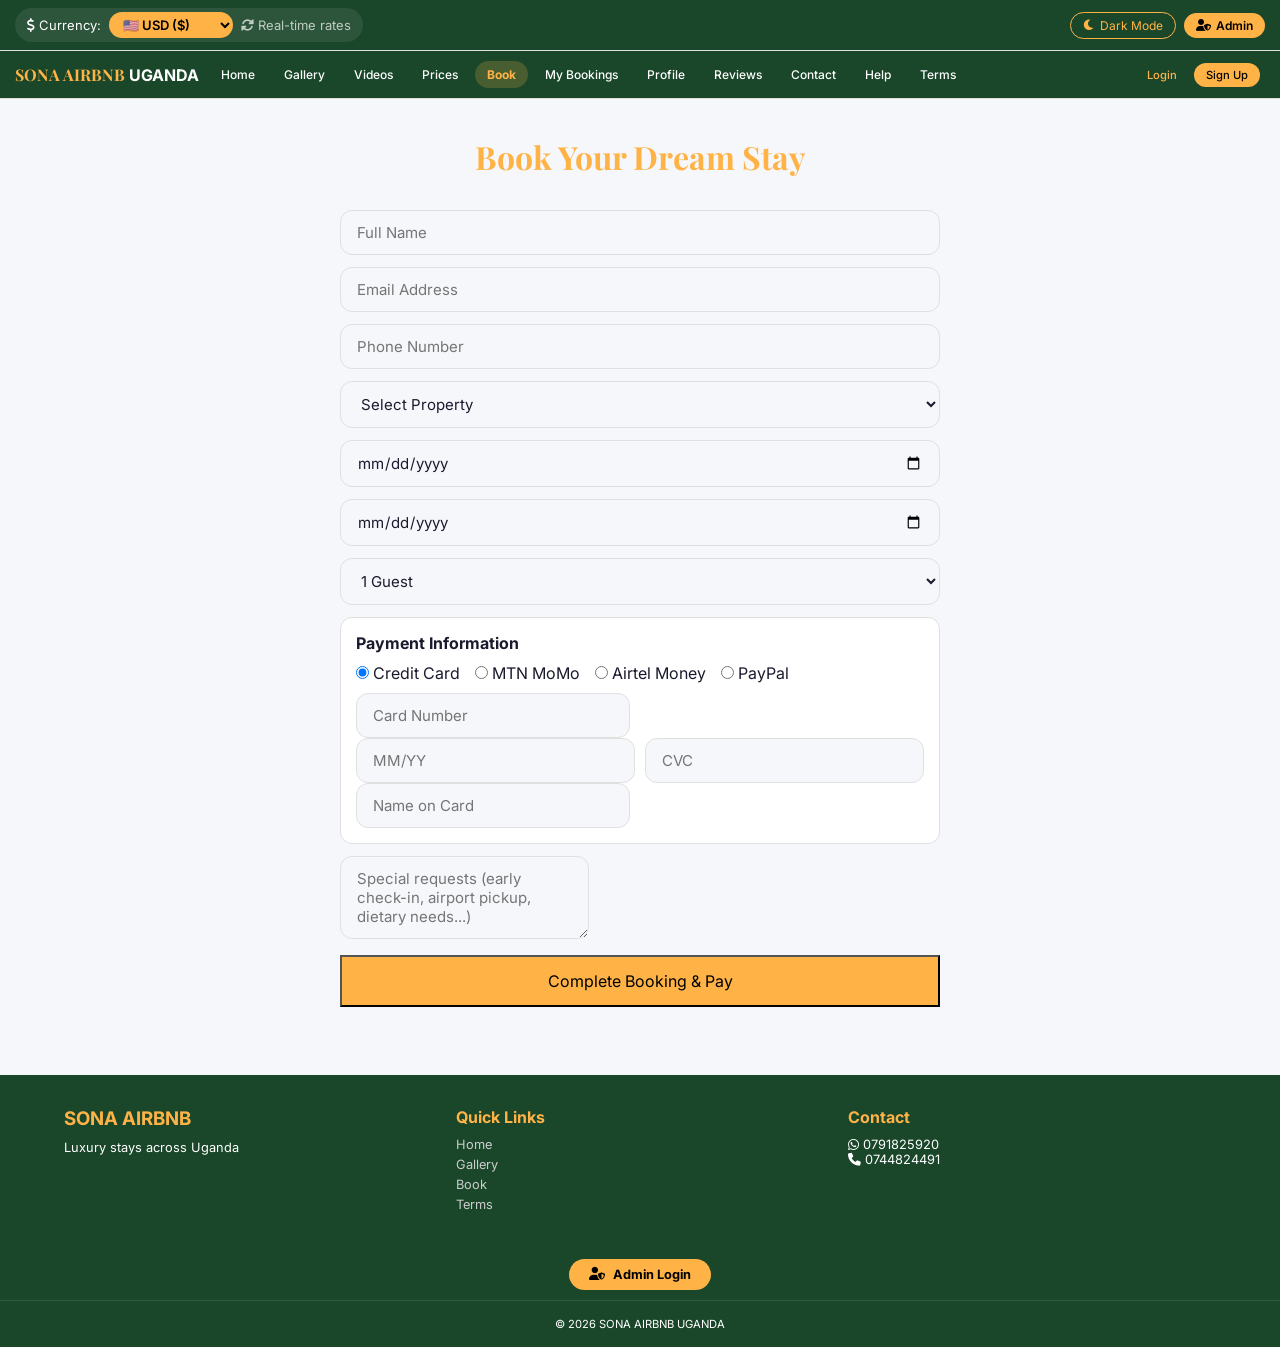
<file: bookings.html>
<!DOCTYPE html>
<html lang="en">
<head>
    <meta charset="UTF-8">
    <meta name="viewport" content="width=device-width, initial-scale=1.0">
    <title>SONA AIRBNB - Book Your Stay</title>
    <link rel="stylesheet" href="style.css">
    <link href="https://fonts.googleapis.com/css2?family=Inter:opsz,wght@14..32,300;14..32,400;14..32,600;14..32,700&family=Playfair+Display:wght@400;700;900&display=swap" rel="stylesheet">
    <link rel="stylesheet" href="https://cdnjs.cloudflare.com/ajax/libs/font-awesome/6.0.0-beta3/css/all.min.css">
</head>
<body class="light-customer-theme">
    <!-- Top Bar -->
    <div class="top-bar-full">
        <div class="currency-section">
            <span><i class="fas fa-dollar-sign"></i> Currency:</span>
            <select id="currencySelector">
                <option value="USD">🇺🇸 USD ($)</option>
                <option value="UGX">🇺🇬 UGX (Shs)</option>
                <option value="EUR">🇪🇺 EUR (€)</option>
                <option value="GBP">🇬🇧 GBP (£)</option>
            </select>
            <span class="rate-note"><i class="fas fa-sync-alt"></i> Real-time rates</span>
        </div>
        <div class="top-bar-actions">
            <button id="customerThemeToggle" class="theme-toggle-customer"><i class="fas fa-moon"></i> Dark Mode</button>
            <a href="admin.html" class="admin-link" target="_blank"><i class="fas fa-user-shield"></i> Admin</a>
        </div>
    </div>

    <!-- Navigation -->
    <nav class="navbar">
        <div class="nav-container">
            <div class="logo"><h1>SONA AIRBNB <span>UGANDA</span></h1></div>
            <ul class="nav-links" id="nav-links">
                <li><a href="index.html">Home</a></li>
                <li><a href="gallery.html">Gallery</a></li>
                <li><a href="videos.html">Videos</a></li>
                <li><a href="prices.html">Prices</a></li>
                <li><a href="bookings.html" class="active">Book</a></li>
                <li><a href="mybookings.html">My Bookings</a></li>
                <li><a href="profile.html">Profile</a></li>
                <li><a href="reviews.html">Reviews</a></li>
                <li><a href="contact.html">Contact</a></li>
                <li><a href="help&faqs.html">Help</a></li>
                <li><a href="terms&conditions.html">Terms</a></li>
            </ul>
            <div class="auth-buttons">
                <button id="loginBtn" class="btn-outline">Login</button>
                <button id="signupBtn" class="btn-primary">Sign Up</button>
                <span id="userGreeting" class="user-greeting"></span>
                <button id="logoutBtn" class="btn-logout" style="display:none;">Logout</button>
            </div>
            <div class="hamburger" id="hamburger"><i class="fas fa-bars"></i></div>
        </div>
    </nav>

    <main>
        <div class="page-container">
            <h2 class="page-title">Book Your Dream Stay</h2>
            <form id="bookingForm" class="booking-form">
                <input type="text" id="fullName" placeholder="Full Name" required>
                <input type="email" id="email" placeholder="Email Address" required>
                <input type="tel" id="phone" placeholder="Phone Number" required>
                <select id="city" required>
                    <option value="">Select Property</option>
                    <option value="Kampala Executive Suite">🏙️ Kampala - Executive Suite ($85/night)</option>
                    <option value="Jinja Riverside Cottage">🌊 Jinja - Riverside Cottage ($70/night)</option>
                    <option value="Entebbe Airport Penthouse">✈️ Entebbe - Airport Penthouse ($95/night)</option>
                    <option value="Mbarara Modern Studio">🏥 Mbarara - Modern Studio ($55/night)</option>
                    <option value="Gulu Peace Haven">🕊️ Gulu - Peace Haven ($45/night)</option>
                    <option value="Fort Portal Crater Lake Cottage">🏔️ Fort Portal - Crater Lake Cottage ($65/night)</option>
                    <option value="Mbale Mountain Escape">⛰️ Mbale - Mountain Escape ($60/night)</option>
                    <option value="Masaka Garden Villa">🌿 Masaka - Garden Villa ($50/night)</option>
                    <option value="Kasese Lake View Suite">🏞️ Kasese - Lake View Suite ($55/night)</option>
                    <option value="Soroti Serenity Lodge">🌅 Soroti - Serenity Lodge ($40/night)</option>
                    <option value="Lira Green Valley House">🌳 Lira - Green Valley House ($48/night)</option>
                </select>
                <input type="date" id="checkin" required>
                <input type="date" id="checkout" required>
                <select id="guests">
                    <option value="1">1 Guest</option>
                    <option value="2">2 Guests</option>
                    <option value="3">3 Guests</option>
                    <option value="4">4 Guests</option>
                    <option value="5">5 Guests</option>
                    <option value="6">6 Guests</option>
                </select>
                <div class="price-breakdown" id="priceBreakdown" style="display:none;">
                    <h4>Price Breakdown</h4>
                    <p>Nightly rate: <span id="nightlyRate">$0</span></p>
                    <p>Cleaning fee: <span id="cleaningFee">$15</span></p>
                    <p>Service fee (10%): <span id="serviceFee">$0</span></p>
                    <p>Tax (18% VAT): <span id="tax">$0</span></p>
                    <p><strong>Total: <span id="totalPrice">$0</span></strong></p>
                </div>
                <div class="payment-section">
                    <h4>Payment Information</h4>
                    <div class="payment-methods">
                        <label><input type="radio" name="payment" value="Credit Card" checked> Credit Card</label>
                        <label><input type="radio" name="payment" value="MTN Mobile Money"> MTN MoMo</label>
                        <label><input type="radio" name="payment" value="Airtel Money"> Airtel Money</label>
                        <label><input type="radio" name="payment" value="PayPal"> PayPal</label>
                    </div>
                    <div id="creditCardForm">
                        <input type="text" id="cardNumber" placeholder="Card Number" maxlength="19">
                        <div class="card-row">
                            <input type="text" id="cardExpiry" placeholder="MM/YY" maxlength="5">
                            <input type="text" id="cardCVC" placeholder="CVC" maxlength="4">
                        </div>
                        <input type="text" id="cardName" placeholder="Name on Card">
                    </div>
                </div>
                <div id="specialRequests">
                    <textarea placeholder="Special requests (early check-in, airport pickup, dietary needs...)" rows="3"></textarea>
                </div>
                <button type="submit" class="btn-primary" style="padding:14px; font-size:16px;">Complete Booking & Pay</button>
            </form>
        </div>
    </main>

    <footer class="footer">
        <div class="footer-container">
            <div class="footer-section"><h3>SONA AIRBNB</h3><p>Luxury stays across Uganda</p></div>
            <div class="footer-section"><h4>Quick Links</h4><ul><li><a href="index.html">Home</a></li><li><a href="gallery.html">Gallery</a></li><li><a href="bookings.html">Book</a></li><li><a href="terms&conditions.html">Terms</a></li></ul></div>
            <div class="footer-section"><h4>Contact</h4><p><i class="fab fa-whatsapp"></i> 0791825920</p><p><i class="fas fa-phone"></i> 0744824491</p></div>
        </div>
        <div class="footer-admin-link"><a href="admin.html" class="admin-link-footer" target="_blank"><i class="fas fa-user-shield"></i> Admin Login</a></div>
        <div class="footer-bottom"><p>&copy; 2026 SONA AIRBNB UGANDA</p></div>
    </footer>

    <script src="script.js"></script>
</body>
</html>
</file>
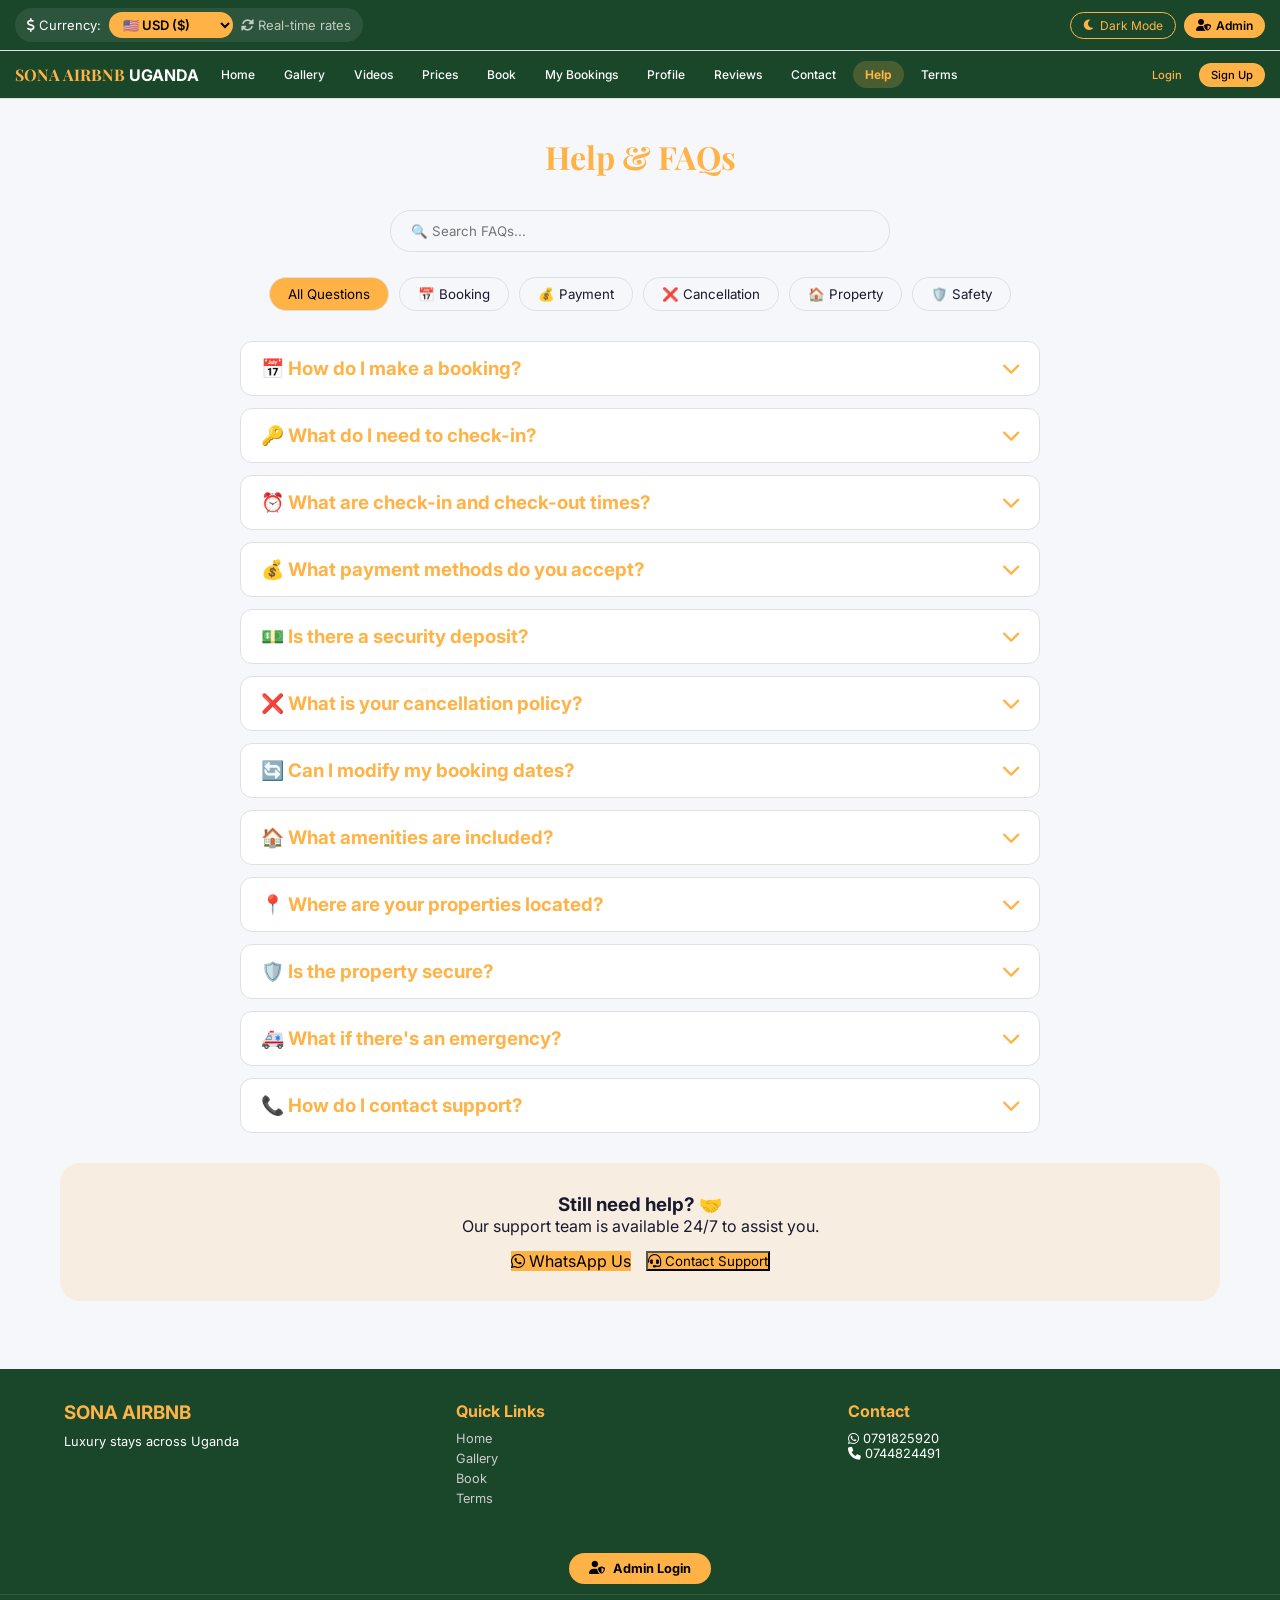
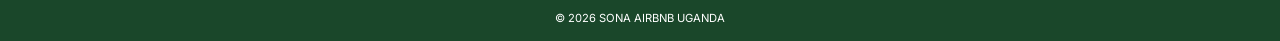
<file: help&faqs.html>
<!DOCTYPE html>
<html lang="en">
<head>
    <meta charset="UTF-8">
    <meta name="viewport" content="width=device-width, initial-scale=1.0">
    <title>SONA AIRBNB - Help & FAQs</title>
    <link rel="stylesheet" href="style.css">
    <link href="https://fonts.googleapis.com/css2?family=Inter:opsz,wght@14..32,300;14..32,400;14..32,600;14..32,700&family=Playfair+Display:wght@400;700;900&display=swap" rel="stylesheet">
    <link rel="stylesheet" href="https://cdnjs.cloudflare.com/ajax/libs/font-awesome/6.0.0-beta3/css/all.min.css">
</head>
<body class="light-customer-theme">
    <!-- Top Bar -->
    <div class="top-bar-full">
        <div class="currency-section">
            <span><i class="fas fa-dollar-sign"></i> Currency:</span>
            <select id="currencySelector">
                <option value="USD">🇺🇸 USD ($)</option>
                <option value="UGX">🇺🇬 UGX (Shs)</option>
                <option value="EUR">🇪🇺 EUR (€)</option>
                <option value="GBP">🇬🇧 GBP (£)</option>
            </select>
            <span class="rate-note"><i class="fas fa-sync-alt"></i> Real-time rates</span>
        </div>
        <div class="top-bar-actions">
            <button id="customerThemeToggle" class="theme-toggle-customer"><i class="fas fa-moon"></i> Dark Mode</button>
            <a href="admin.html" class="admin-link" target="_blank"><i class="fas fa-user-shield"></i> Admin</a>
        </div>
    </div>

    <!-- Navigation -->
    <nav class="navbar">
        <div class="nav-container">
            <div class="logo"><h1>SONA AIRBNB <span>UGANDA</span></h1></div>
            <ul class="nav-links" id="nav-links">
                <li><a href="index.html">Home</a></li>
                <li><a href="gallery.html">Gallery</a></li>
                <li><a href="videos.html">Videos</a></li>
                <li><a href="prices.html">Prices</a></li>
                <li><a href="bookings.html">Book</a></li>
                <li><a href="mybookings.html">My Bookings</a></li>
                <li><a href="profile.html">Profile</a></li>
                <li><a href="reviews.html">Reviews</a></li>
                <li><a href="contact.html">Contact</a></li>
                <li><a href="help&faqs.html" class="active">Help</a></li>
                <li><a href="terms&conditions.html">Terms</a></li>
            </ul>
            <div class="auth-buttons">
                <button id="loginBtn" class="btn-outline">Login</button>
                <button id="signupBtn" class="btn-primary">Sign Up</button>
            </div>
            <div class="hamburger" id="hamburger"><i class="fas fa-bars"></i></div>
        </div>
    </nav>

    <main>
        <div class="page-container">
            <h2 class="page-title">Help & FAQs</h2>

            <div class="faq-search">
                <input type="text" id="faqSearch" placeholder="🔍 Search FAQs...">
            </div>

            <div class="faq-categories">
                <button class="faq-cat-btn active" data-cat="all">All Questions</button>
                <button class="faq-cat-btn" data-cat="booking">📅 Booking</button>
                <button class="faq-cat-btn" data-cat="payment">💰 Payment</button>
                <button class="faq-cat-btn" data-cat="cancellation">❌ Cancellation</button>
                <button class="faq-cat-btn" data-cat="property">🏠 Property</button>
                <button class="faq-cat-btn" data-cat="safety">🛡️ Safety</button>
            </div>

            <div class="faq-container">
                <div class="faq-item" data-cat="booking">
                    <h3>📅 How do I make a booking? <i class="fas fa-chevron-down"></i></h3>
                    <div class="faq-answer">
                        <p><strong>Making a booking is easy! Follow these steps:</strong></p>
                        <ol>
                            <li>Login or Sign up for an account</li>
                            <li>Go to the "Book" page</li>
                            <li>Select your preferred property and city</li>
                            <li>Choose your check-in and check-out dates</li>
                            <li>Enter number of guests</li>
                            <li>Select payment method (Credit Card, MTN MoMo, or Airtel Money)</li>
                            <li>Click "Complete Booking & Pay"</li>
                            <li>You will receive a confirmation via WhatsApp and Email</li>
                        </ol>
                    </div>
                </div>

                <div class="faq-item" data-cat="booking">
                    <h3>🔑 What do I need to check-in? <i class="fas fa-chevron-down"></i></h3>
                    <div class="faq-answer">
                        <p><strong>For check-in, please bring:</strong></p>
                        <ul>
                            <li>🪪 Valid ID/Passport</li>
                            <li>📱 Booking confirmation (digital or printed)</li>
                            <li>💰 Security deposit ($50 USD)</li>
                            <li>📝 Any special request confirmations</li>
                        </ul>
                    </div>
                </div>

                <div class="faq-item" data-cat="booking">
                    <h3>⏰ What are check-in and check-out times? <i class="fas fa-chevron-down"></i></h3>
                    <div class="faq-answer">
                        <p><strong>Standard Times:</strong></p>
                        <ul>
                            <li><strong>Check-in:</strong> 2:00 PM (14:00)</li>
                            <li><strong>Check-out:</strong> 11:00 AM (11:00)</li>
                        </ul>
                        <p><strong>Early Check-in:</strong> Available from 10:00 AM for $20</p>
                        <p><strong>Late Check-out:</strong> Available until 2:00 PM for $20</p>
                    </div>
                </div>

                <div class="faq-item" data-cat="payment">
                    <h3>💰 What payment methods do you accept? <i class="fas fa-chevron-down"></i></h3>
                    <div class="faq-answer">
                        <p><strong>We accept:</strong></p>
                        <ul>
                            <li>💳 Credit/Debit Cards (Visa, Mastercard)</li>
                            <li>📱 MTN Mobile Money</li>
                            <li>📱 Airtel Money</li>
                            <li>💵 Cash (USD or UGX at check-in)</li>
                        </ul>
                    </div>
                </div>

                <div class="faq-item" data-cat="payment">
                    <h3>💵 Is there a security deposit? <i class="fas fa-chevron-down"></i></h3>
                    <div class="faq-answer">
                        <p><strong>Yes, a security deposit of $50 USD is required at check-in.</strong></p>
                        <p>It covers damages, missing items, or excessive cleaning. Fully refundable at check-out after inspection.</p>
                    </div>
                </div>

                <div class="faq-item" data-cat="cancellation">
                    <h3>❌ What is your cancellation policy? <i class="fas fa-chevron-down"></i></h3>
                    <div class="faq-answer">
                        <p><strong>Cancellation Policy:</strong></p>
                        <ul>
                            <li>✅ Free cancellation up to 7 days before check-in - 100% refund</li>
                            <li>⚠️ 50% refund up to 48 hours before check-in</li>
                            <li>❌ No refund within 48 hours of check-in</li>
                            <li>💰 $25 cancellation fee applies to all cancellations</li>
                        </ul>
                    </div>
                </div>

                <div class="faq-item" data-cat="cancellation">
                    <h3>🔄 Can I modify my booking dates? <i class="fas fa-chevron-down"></i></h3>
                    <div class="faq-answer">
                        <p>Yes, you can modify your booking dates subject to availability. Contact us at least 48 hours before check-in.</p>
                        <p>📞 Phone: 0744824491<br>💬 WhatsApp: 0791825920</p>
                    </div>
                </div>

                <div class="faq-item" data-cat="property">
                    <h3>🏠 What amenities are included? <i class="fas fa-chevron-down"></i></h3>
                    <div class="faq-answer">
                        <ul>
                            <li>🛏️ Premium bedding and linens</li>
                            <li>📶 Free High-Speed WiFi</li>
                            <li>❄️ Air conditioning</li>
                            <li>📺 Smart TV</li>
                            <li>🍳 Fully equipped kitchen</li>
                            <li>🚿 Hot water 24/7</li>
                            <li>🔒 Secure parking</li>
                            <li>🏊 Swimming pool (selected properties)</li>
                            <li>🎱 Pool table / Games room (selected properties)</li>
                        </ul>
                    </div>
                </div>

                <div class="faq-item" data-cat="property">
                    <h3>📍 Where are your properties located? <i class="fas fa-chevron-down"></i></h3>
                    <div class="faq-answer">
                        <ul>
                            <li><strong>Kampala:</strong> Plot 23, Kololo Heights</li>
                            <li><strong>Jinja:</strong> Riverside Drive</li>
                            <li><strong>Entebbe:</strong> Church Road (5 min from airport)</li>
                            <li><strong>Mbarara:</strong> High Street</li>
                            <li><strong>Gulu:</strong> Pece Stadium Road</li>
                            <li><strong>Fort Portal:</strong> Crater Lake Road</li>
                            <li><strong>Mbale:</strong> Wash & Wills Road</li>
                        </ul>
                    </div>
                </div>

                <div class="faq-item" data-cat="safety">
                    <h3>🛡️ Is the property secure? <i class="fas fa-chevron-down"></i></h3>
                    <div class="faq-answer">
                        <ul>
                            <li>👮 24/7 Security guards on-site</li>
                            <li>📹 CCTV cameras in common areas</li>
                            <li>🔒 Secure electronic door locks</li>
                            <li>💰 In-room safes for valuables</li>
                            <li>🔥 Fire extinguishers and smoke detectors</li>
                        </ul>
                    </div>
                </div>

                <div class="faq-item" data-cat="safety">
                    <h3>🚑 What if there's an emergency? <i class="fas fa-chevron-down"></i></h3>
                    <div class="faq-answer">
                        <ul>
                            <li>🏨 SONA 24/7 Emergency: +256 700 123 456</li>
                            <li>🚓 Police: 999</li>
                            <li>🚑 Ambulance: 911</li>
                            <li>🔥 Fire Brigade: 112</li>
                        </ul>
                        <p>Each room has an emergency information card with evacuation routes and local hospital contacts.</p>
                    </div>
                </div>

                <div class="faq-item" data-cat="booking">
                    <h3>📞 How do I contact support? <i class="fas fa-chevron-down"></i></h3>
                    <div class="faq-answer">
                        <ul>
                            <li>💬 WhatsApp: <a href="https://wa.me/256791825920">0791825920</a></li>
                            <li>📞 Phone: 0744824491</li>
                            <li>📧 Email: sophianalubiri@gmail.com</li>
                        </ul>
                    </div>
                </div>
            </div>

            <div class="help-contact-banner">
                <h3>Still need help? 🤝</h3>
                <p>Our support team is available 24/7 to assist you.</p>
                <div style="display:flex; gap:15px; justify-content:center; flex-wrap:wrap; margin-top:15px;">
                    <a href="https://wa.me/256791825920" class="btn-primary" style="text-decoration:none;"><i class="fab fa-whatsapp"></i> WhatsApp Us</a>
                    <button class="btn-primary" onclick="location.href='contact.html'"><i class="fas fa-headset"></i> Contact Support</button>
                </div>
            </div>
        </div>
    </main>

    <footer class="footer">
        <div class="footer-container">
            <div class="footer-section"><h3>SONA AIRBNB</h3><p>Luxury stays across Uganda</p></div>
            <div class="footer-section"><h4>Quick Links</h4><ul><li><a href="index.html">Home</a></li><li><a href="gallery.html">Gallery</a></li><li><a href="bookings.html">Book</a></li><li><a href="terms&conditions.html">Terms</a></li></ul></div>
            <div class="footer-section"><h4>Contact</h4><p><i class="fab fa-whatsapp"></i> 0791825920</p><p><i class="fas fa-phone"></i> 0744824491</p></div>
        </div>
        <div class="footer-admin-link"><a href="admin.html" class="admin-link-footer" target="_blank"><i class="fas fa-user-shield"></i> Admin Login</a></div>
        <div class="footer-bottom"><p>&copy; 2026 SONA AIRBNB UGANDA</p></div>
    </footer>

    <script src="script.js"></script>
    <script>
        document.addEventListener('DOMContentLoaded', function() {
            // FAQ Accordion
            const faqItems = document.querySelectorAll('.faq-item');
            faqItems.forEach(item => {
                const question = item.querySelector('h3');
                question.addEventListener('click', function() {
                    const isOpen = item.classList.contains('open');
                    faqItems.forEach(i => i.classList.remove('open'));
                    if (!isOpen) item.classList.add('open');
                });
            });

            // FAQ Search
            const searchInput = document.getElementById('faqSearch');
            if (searchInput) {
                searchInput.addEventListener('input', function() {
                    const searchTerm = this.value.toLowerCase();
                    faqItems.forEach(item => {
                        const text = item.textContent.toLowerCase();
                        item.style.display = text.includes(searchTerm) ? 'block' : 'none';
                    });
                });
            }

            // FAQ Category Filter
            const catBtns = document.querySelectorAll('.faq-cat-btn');
            catBtns.forEach(btn => {
                btn.addEventListener('click', function() {
                    catBtns.forEach(b => b.classList.remove('active'));
                    this.classList.add('active');
                    const cat = this.dataset.cat;
                    faqItems.forEach(item => {
                        if (cat === 'all' || item.dataset.cat === cat) {
                            item.style.display = 'block';
                        } else {
                            item.style.display = 'none';
                        }
                    });
                });
            });
        });
    </script>
</body>
</html>
</file>
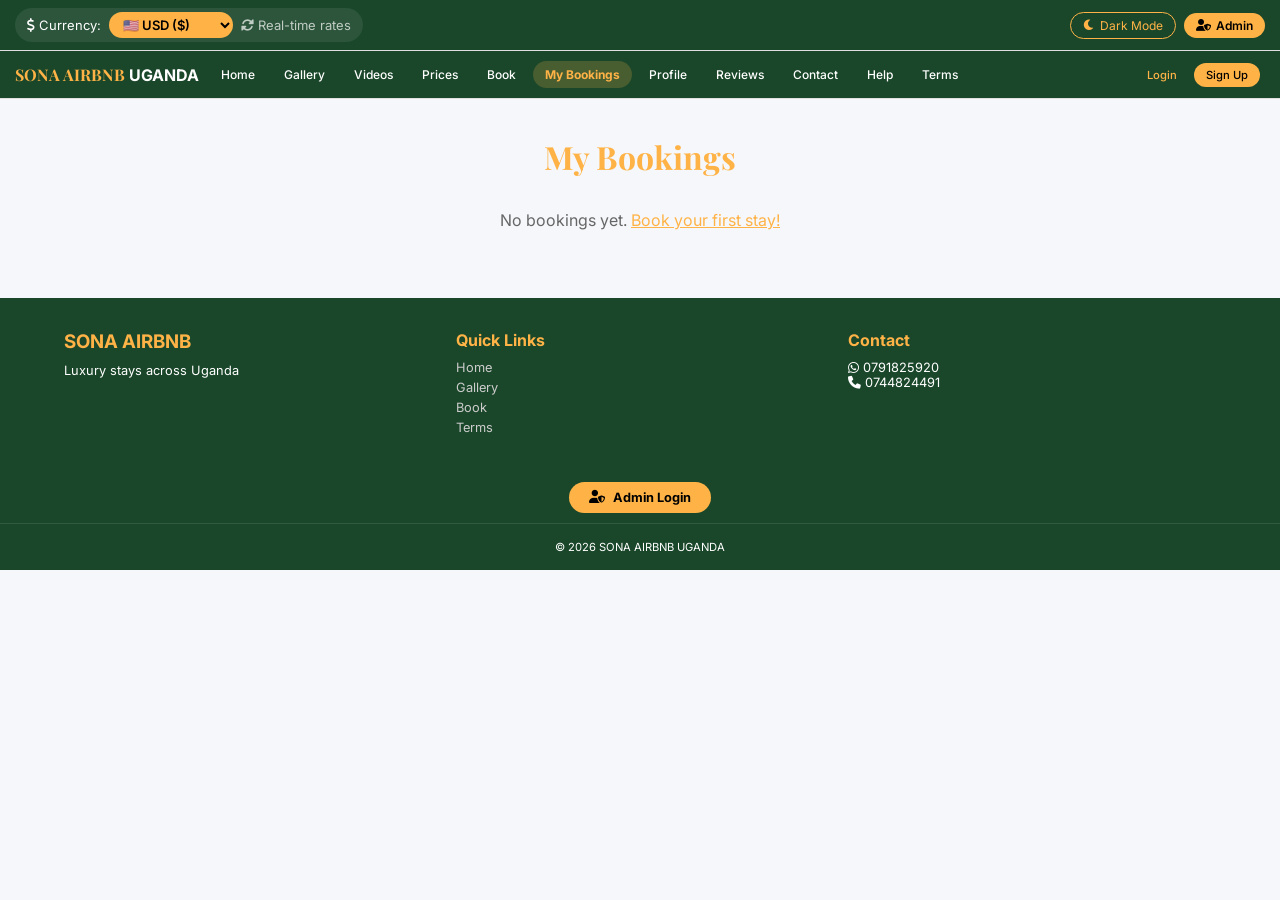
<file: mybookings.html>
<!DOCTYPE html>
<html lang="en">
<head>
    <meta charset="UTF-8">
    <meta name="viewport" content="width=device-width, initial-scale=1.0">
    <title>SONA AIRBNB - My Bookings</title>
    <link rel="stylesheet" href="style.css">
    <link href="https://fonts.googleapis.com/css2?family=Inter:opsz,wght@14..32,300;14..32,400;14..32,600;14..32,700&family=Playfair+Display:wght@400;700;900&display=swap" rel="stylesheet">
    <link rel="stylesheet" href="https://cdnjs.cloudflare.com/ajax/libs/font-awesome/6.0.0-beta3/css/all.min.css">
</head>
<body class="light-customer-theme">
    <!-- Top Bar -->
    <div class="top-bar-full">
        <div class="currency-section">
            <span><i class="fas fa-dollar-sign"></i> Currency:</span>
            <select id="currencySelector">
                <option value="USD">🇺🇸 USD ($)</option>
                <option value="UGX">🇺🇬 UGX (Shs)</option>
                <option value="EUR">🇪🇺 EUR (€)</option>
                <option value="GBP">🇬🇧 GBP (£)</option>
            </select>
            <span class="rate-note"><i class="fas fa-sync-alt"></i> Real-time rates</span>
        </div>
        <div class="top-bar-actions">
            <button id="customerThemeToggle" class="theme-toggle-customer"><i class="fas fa-moon"></i> Dark Mode</button>
            <a href="admin.html" class="admin-link" target="_blank"><i class="fas fa-user-shield"></i> Admin</a>
        </div>
    </div>

    <!-- Navigation -->
    <nav class="navbar">
        <div class="nav-container">
            <div class="logo"><h1>SONA AIRBNB <span>UGANDA</span></h1></div>
            <ul class="nav-links" id="nav-links">
                <li><a href="index.html">Home</a></li>
                <li><a href="gallery.html">Gallery</a></li>
                <li><a href="videos.html">Videos</a></li>
                <li><a href="prices.html">Prices</a></li>
                <li><a href="bookings.html">Book</a></li>
                <li><a href="mybookings.html" class="active">My Bookings</a></li>
                <li><a href="profile.html">Profile</a></li>
                <li><a href="reviews.html">Reviews</a></li>
                <li><a href="contact.html">Contact</a></li>
                <li><a href="help&faqs.html">Help</a></li>
                <li><a href="terms&conditions.html">Terms</a></li>
            </ul>
            <div class="auth-buttons">
                <button id="loginBtn" class="btn-outline">Login</button>
                <button id="signupBtn" class="btn-primary">Sign Up</button>
                <span id="userGreeting" class="user-greeting"></span>
                <button id="logoutBtn" class="btn-logout" style="display:none;">Logout</button>
            </div>
            <div class="hamburger" id="hamburger"><i class="fas fa-bars"></i></div>
        </div>
    </nav>

    <main>
        <div class="page-container">
            <h2 class="page-title">My Bookings</h2>
            <div id="userBookingsList" class="bookings-list">
                <p style="text-align:center; color:var(--text-secondary);">No bookings yet. <a href="bookings.html" style="color:var(--primary);">Book your first stay!</a></p>
            </div>
        </div>
    </main>

    <footer class="footer">
        <div class="footer-container">
            <div class="footer-section"><h3>SONA AIRBNB</h3><p>Luxury stays across Uganda</p></div>
            <div class="footer-section"><h4>Quick Links</h4><ul><li><a href="index.html">Home</a></li><li><a href="gallery.html">Gallery</a></li><li><a href="bookings.html">Book</a></li><li><a href="terms&conditions.html">Terms</a></li></ul></div>
            <div class="footer-section"><h4>Contact</h4><p><i class="fab fa-whatsapp"></i> 0791825920</p><p><i class="fas fa-phone"></i> 0744824491</p></div>
        </div>
        <div class="footer-admin-link"><a href="admin.html" class="admin-link-footer" target="_blank"><i class="fas fa-user-shield"></i> Admin Login</a></div>
        <div class="footer-bottom"><p>&copy; 2026 SONA AIRBNB UGANDA</p></div>
    </footer>

    <script src="script.js"></script>
</body>
</html>
</file>
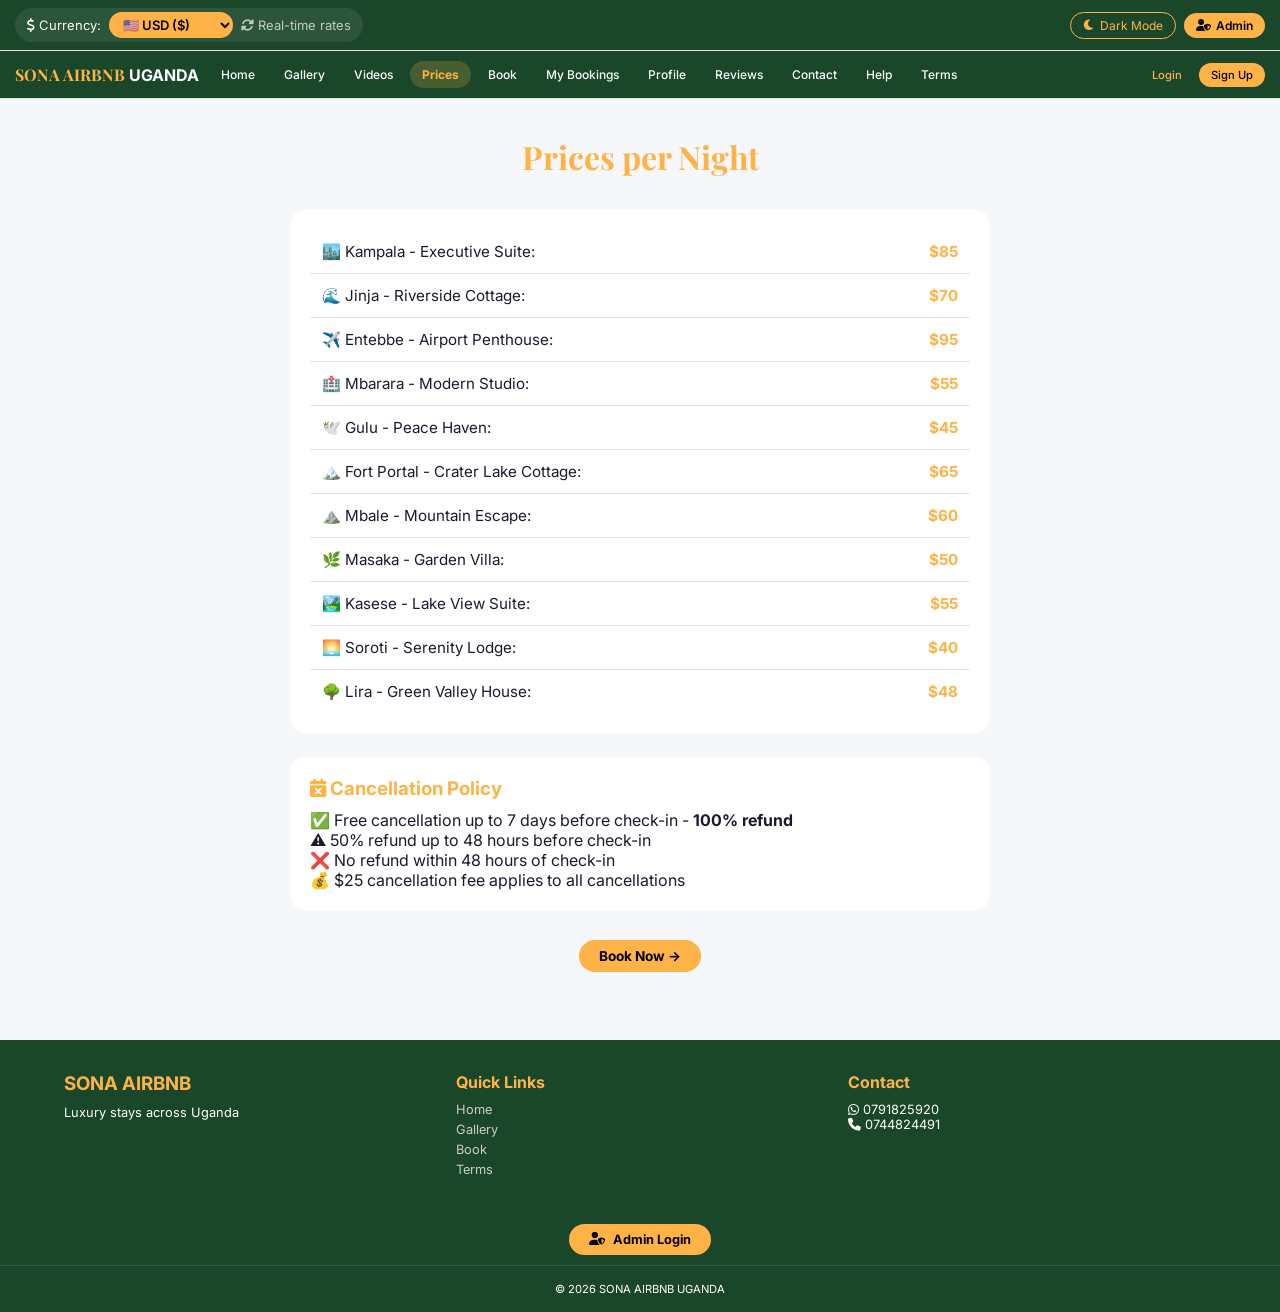
<file: prices.html>
<!DOCTYPE html>
<html lang="en">
<head>
    <meta charset="UTF-8">
    <meta name="viewport" content="width=device-width, initial-scale=1.0">
    <title>SONA AIRBNB - Prices</title>
    <link rel="stylesheet" href="style.css">
    <link href="https://fonts.googleapis.com/css2?family=Inter:opsz,wght@14..32,300;14..32,400;14..32,600;14..32,700&family=Playfair+Display:wght@400;700;900&display=swap" rel="stylesheet">
    <link rel="stylesheet" href="https://cdnjs.cloudflare.com/ajax/libs/font-awesome/6.0.0-beta3/css/all.min.css">
</head>
<body class="light-customer-theme">
    <!-- Top Bar -->
    <div class="top-bar-full">
        <div class="currency-section">
            <span><i class="fas fa-dollar-sign"></i> Currency:</span>
            <select id="currencySelector">
                <option value="USD">🇺🇸 USD ($)</option>
                <option value="UGX">🇺🇬 UGX (Shs)</option>
                <option value="EUR">🇪🇺 EUR (€)</option>
                <option value="GBP">🇬🇧 GBP (£)</option>
            </select>
            <span class="rate-note"><i class="fas fa-sync-alt"></i> Real-time rates</span>
        </div>
        <div class="top-bar-actions">
            <button id="customerThemeToggle" class="theme-toggle-customer"><i class="fas fa-moon"></i> Dark Mode</button>
            <a href="admin.html" class="admin-link" target="_blank"><i class="fas fa-user-shield"></i> Admin</a>
        </div>
    </div>

    <!-- Navigation -->
    <nav class="navbar">
        <div class="nav-container">
            <div class="logo"><h1>SONA AIRBNB <span>UGANDA</span></h1></div>
            <ul class="nav-links" id="nav-links">
                <li><a href="index.html">Home</a></li>
                <li><a href="gallery.html">Gallery</a></li>
                <li><a href="videos.html">Videos</a></li>
                <li><a href="prices.html" class="active">Prices</a></li>
                <li><a href="bookings.html">Book</a></li>
                <li><a href="mybookings.html">My Bookings</a></li>
                <li><a href="profile.html">Profile</a></li>
                <li><a href="reviews.html">Reviews</a></li>
                <li><a href="contact.html">Contact</a></li>
                <li><a href="help&faqs.html">Help</a></li>
                <li><a href="terms&conditions.html">Terms</a></li>
            </ul>
            <div class="auth-buttons">
                <button id="loginBtn" class="btn-outline">Login</button>
                <button id="signupBtn" class="btn-primary">Sign Up</button>
            </div>
            <div class="hamburger" id="hamburger"><i class="fas fa-bars"></i></div>
        </div>
    </nav>

    <main>
        <div class="page-container">
            <h2 class="page-title">Prices per Night</h2>
            <div class="price-table">
                <div class="price-item" data-usd="85">🏙️ Kampala - Executive Suite: <span class="price-value">$85</span></div>
                <div class="price-item" data-usd="70">🌊 Jinja - Riverside Cottage: <span class="price-value">$70</span></div>
                <div class="price-item" data-usd="95">✈️ Entebbe - Airport Penthouse: <span class="price-value">$95</span></div>
                <div class="price-item" data-usd="55">🏥 Mbarara - Modern Studio: <span class="price-value">$55</span></div>
                <div class="price-item" data-usd="45">🕊️ Gulu - Peace Haven: <span class="price-value">$45</span></div>
                <div class="price-item" data-usd="65">🏔️ Fort Portal - Crater Lake Cottage: <span class="price-value">$65</span></div>
                <div class="price-item" data-usd="60">⛰️ Mbale - Mountain Escape: <span class="price-value">$60</span></div>
                <div class="price-item" data-usd="50">🌿 Masaka - Garden Villa: <span class="price-value">$50</span></div>
                <div class="price-item" data-usd="55">🏞️ Kasese - Lake View Suite: <span class="price-value">$55</span></div>
                <div class="price-item" data-usd="40">🌅 Soroti - Serenity Lodge: <span class="price-value">$40</span></div>
                <div class="price-item" data-usd="48">🌳 Lira - Green Valley House: <span class="price-value">$48</span></div>
            </div>

            <div class="cancellation-policy">
                <h3><i class="fas fa-calendar-times"></i> Cancellation Policy</h3>
                <p>✅ Free cancellation up to 7 days before check-in - <strong>100% refund</strong></p>
                <p>⚠️ 50% refund up to 48 hours before check-in</p>
                <p>❌ No refund within 48 hours of check-in</p>
                <p>💰 $25 cancellation fee applies to all cancellations</p>
            </div>

            <div style="text-align:center; margin-top:30px;">
                <button class="btn-primary btn-large" onclick="location.href='bookings.html'">Book Now →</button>
            </div>
        </div>
    </main>

    <footer class="footer">
        <div class="footer-container">
            <div class="footer-section"><h3>SONA AIRBNB</h3><p>Luxury stays across Uganda</p></div>
            <div class="footer-section"><h4>Quick Links</h4><ul><li><a href="index.html">Home</a></li><li><a href="gallery.html">Gallery</a></li><li><a href="bookings.html">Book</a></li><li><a href="terms&conditions.html">Terms</a></li></ul></div>
            <div class="footer-section"><h4>Contact</h4><p><i class="fab fa-whatsapp"></i> 0791825920</p><p><i class="fas fa-phone"></i> 0744824491</p></div>
        </div>
        <div class="footer-admin-link"><a href="admin.html" class="admin-link-footer" target="_blank"><i class="fas fa-user-shield"></i> Admin Login</a></div>
        <div class="footer-bottom"><p>&copy; 2026 SONA AIRBNB UGANDA</p></div>
    </footer>

    <script src="script.js"></script>
</body>
</html>
</file>
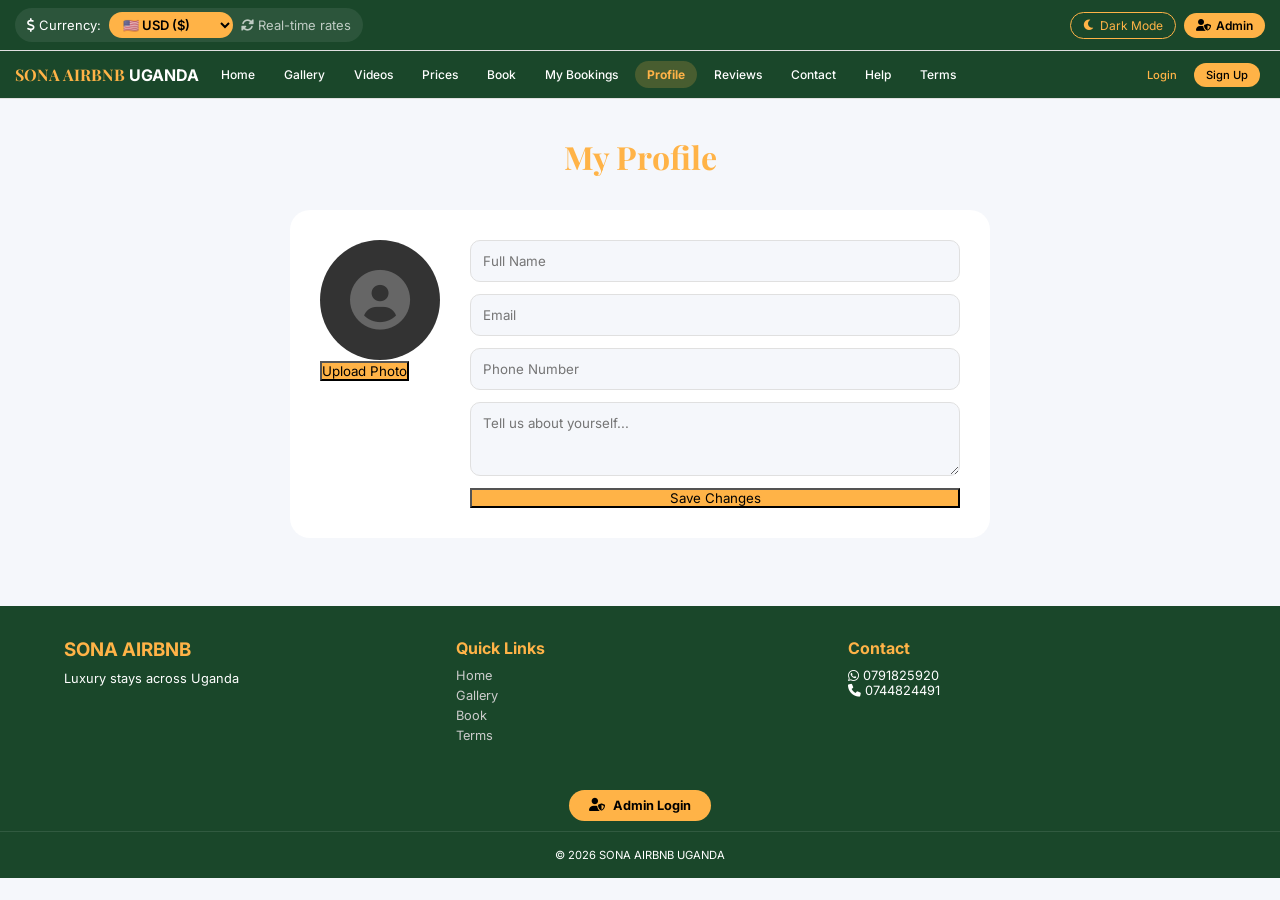
<file: profile.html>
<!DOCTYPE html>
<html lang="en">
<head>
    <meta charset="UTF-8">
    <meta name="viewport" content="width=device-width, initial-scale=1.0">
    <title>SONA AIRBNB - Profile</title>
    <link rel="stylesheet" href="style.css">
    <link href="https://fonts.googleapis.com/css2?family=Inter:opsz,wght@14..32,300;14..32,400;14..32,600;14..32,700&family=Playfair+Display:wght@400;700;900&display=swap" rel="stylesheet">
    <link rel="stylesheet" href="https://cdnjs.cloudflare.com/ajax/libs/font-awesome/6.0.0-beta3/css/all.min.css">
</head>
<body class="light-customer-theme">
    <!-- Top Bar -->
    <div class="top-bar-full">
        <div class="currency-section">
            <span><i class="fas fa-dollar-sign"></i> Currency:</span>
            <select id="currencySelector">
                <option value="USD">🇺🇸 USD ($)</option>
                <option value="UGX">🇺🇬 UGX (Shs)</option>
                <option value="EUR">🇪🇺 EUR (€)</option>
                <option value="GBP">🇬🇧 GBP (£)</option>
            </select>
            <span class="rate-note"><i class="fas fa-sync-alt"></i> Real-time rates</span>
        </div>
        <div class="top-bar-actions">
            <button id="customerThemeToggle" class="theme-toggle-customer"><i class="fas fa-moon"></i> Dark Mode</button>
            <a href="admin.html" class="admin-link" target="_blank"><i class="fas fa-user-shield"></i> Admin</a>
        </div>
    </div>

    <!-- Navigation -->
    <nav class="navbar">
        <div class="nav-container">
            <div class="logo"><h1>SONA AIRBNB <span>UGANDA</span></h1></div>
            <ul class="nav-links" id="nav-links">
                <li><a href="index.html">Home</a></li>
                <li><a href="gallery.html">Gallery</a></li>
                <li><a href="videos.html">Videos</a></li>
                <li><a href="prices.html">Prices</a></li>
                <li><a href="bookings.html">Book</a></li>
                <li><a href="mybookings.html">My Bookings</a></li>
                <li><a href="profile.html" class="active">Profile</a></li>
                <li><a href="reviews.html">Reviews</a></li>
                <li><a href="contact.html">Contact</a></li>
                <li><a href="help&faqs.html">Help</a></li>
                <li><a href="terms&conditions.html">Terms</a></li>
            </ul>
            <div class="auth-buttons">
                <button id="loginBtn" class="btn-outline">Login</button>
                <button id="signupBtn" class="btn-primary">Sign Up</button>
                <span id="userGreeting" class="user-greeting"></span>
                <button id="logoutBtn" class="btn-logout" style="display:none;">Logout</button>
            </div>
            <div class="hamburger" id="hamburger"><i class="fas fa-bars"></i></div>
        </div>
    </nav>

    <main>
        <div class="page-container">
            <h2 class="page-title">My Profile</h2>
            <div class="profile-container">
                <div class="profile-photo-section">
                    <div id="profilePhotoPreview" class="profile-photo-preview"><i class="fas fa-user-circle"></i></div>
                    <input type="file" id="profilePhotoUpload" accept="image/*" style="display:none;">
                    <button id="uploadPhotoBtn" class="btn-primary">Upload Photo</button>
                </div>
                <div class="profile-info">
                    <input type="text" id="profileName" placeholder="Full Name">
                    <input type="email" id="profileEmail" placeholder="Email">
                    <input type="tel" id="profilePhone" placeholder="Phone Number">
                    <textarea id="profileBio" placeholder="Tell us about yourself..." rows="3"></textarea>
                    <button id="saveProfileBtn" class="btn-primary">Save Changes</button>
                </div>
            </div>
        </div>
    </main>

    <footer class="footer">
        <div class="footer-container">
            <div class="footer-section"><h3>SONA AIRBNB</h3><p>Luxury stays across Uganda</p></div>
            <div class="footer-section"><h4>Quick Links</h4><ul><li><a href="index.html">Home</a></li><li><a href="gallery.html">Gallery</a></li><li><a href="bookings.html">Book</a></li><li><a href="terms&conditions.html">Terms</a></li></ul></div>
            <div class="footer-section"><h4>Contact</h4><p><i class="fab fa-whatsapp"></i> 0791825920</p><p><i class="fas fa-phone"></i> 0744824491</p></div>
        </div>
        <div class="footer-admin-link"><a href="admin.html" class="admin-link-footer" target="_blank"><i class="fas fa-user-shield"></i> Admin Login</a></div>
        <div class="footer-bottom"><p>&copy; 2026 SONA AIRBNB UGANDA</p></div>
    </footer>

    <script src="script.js"></script>
</body>
</html>
</file>
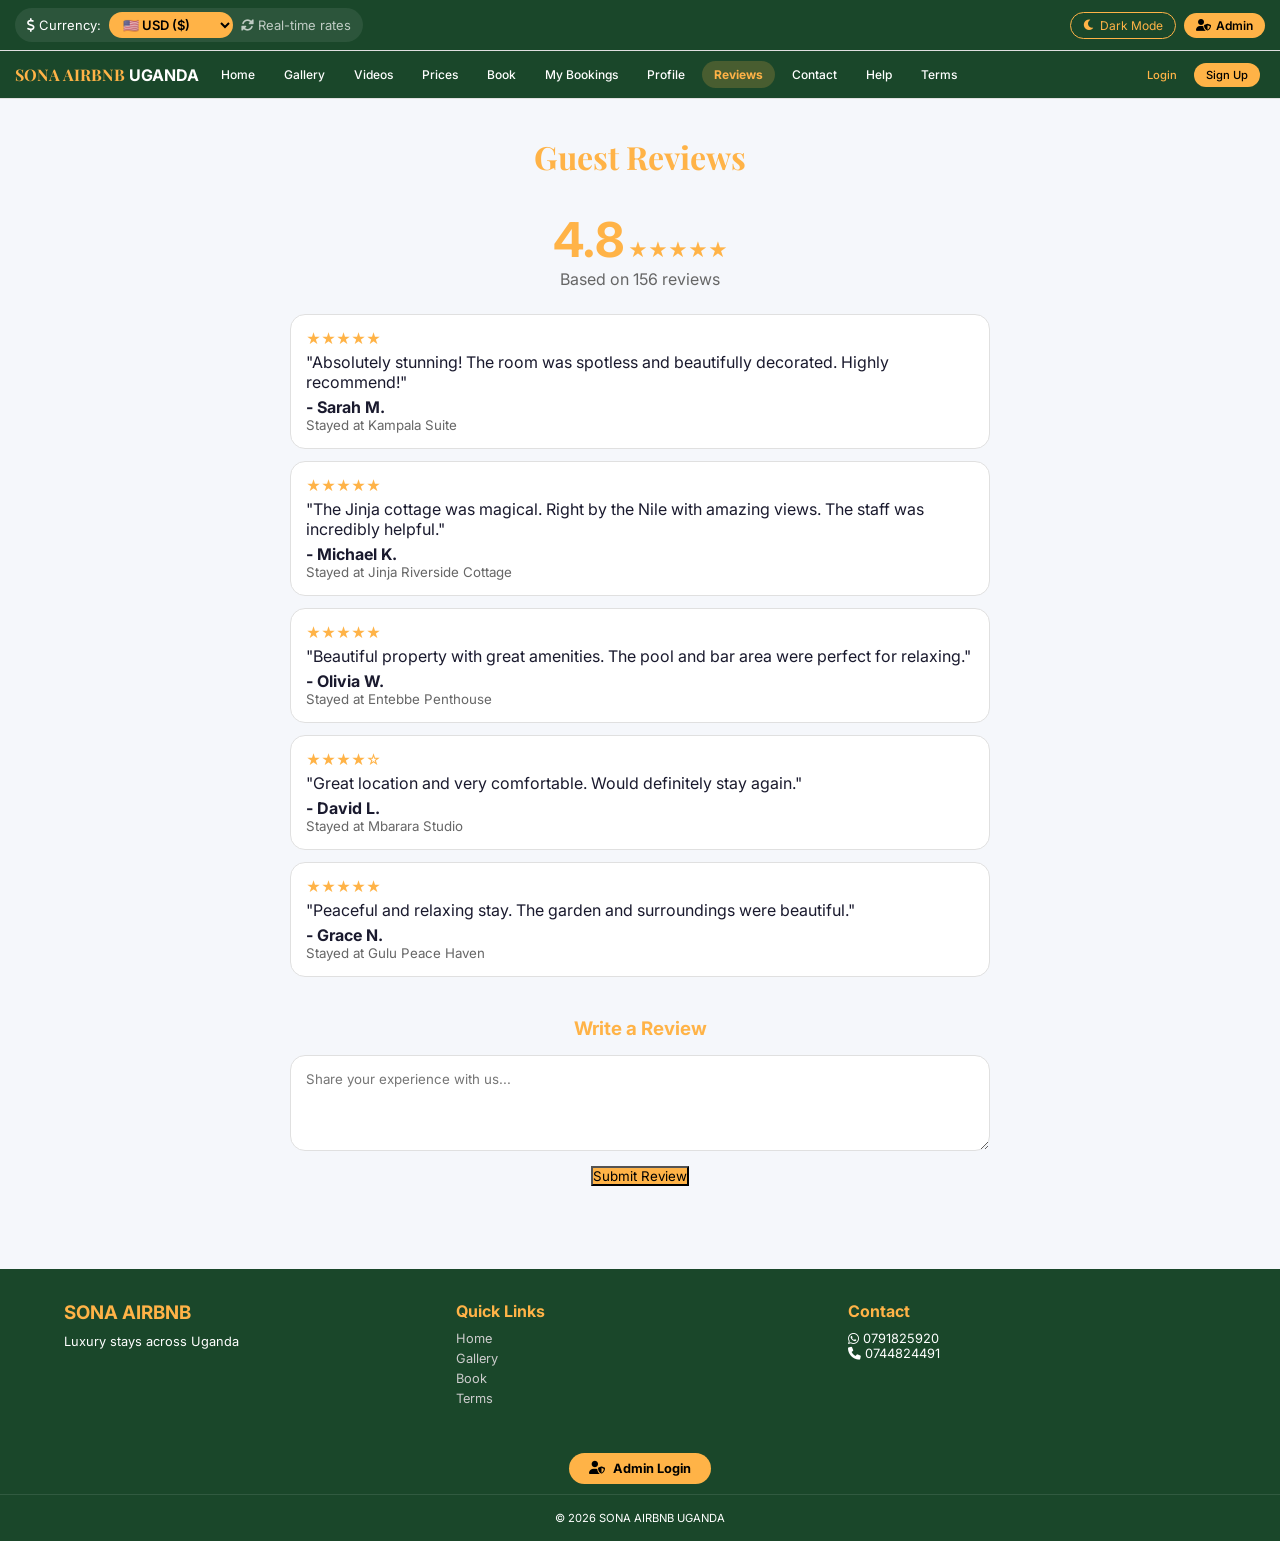
<file: review.html>
<!DOCTYPE html>
<html lang="en">
<head>
    <meta charset="UTF-8">
    <meta name="viewport" content="width=device-width, initial-scale=1.0">
    <title>SONA AIRBNB - Reviews</title>
    <link rel="stylesheet" href="style.css">
    <link href="https://fonts.googleapis.com/css2?family=Inter:opsz,wght@14..32,300;14..32,400;14..32,600;14..32,700&family=Playfair+Display:wght@400;700;900&display=swap" rel="stylesheet">
    <link rel="stylesheet" href="https://cdnjs.cloudflare.com/ajax/libs/font-awesome/6.0.0-beta3/css/all.min.css">
</head>
<body class="light-customer-theme">
    <!-- Top Bar -->
    <div class="top-bar-full">
        <div class="currency-section">
            <span><i class="fas fa-dollar-sign"></i> Currency:</span>
            <select id="currencySelector">
                <option value="USD">🇺🇸 USD ($)</option>
                <option value="UGX">🇺🇬 UGX (Shs)</option>
                <option value="EUR">🇪🇺 EUR (€)</option>
                <option value="GBP">🇬🇧 GBP (£)</option>
            </select>
            <span class="rate-note"><i class="fas fa-sync-alt"></i> Real-time rates</span>
        </div>
        <div class="top-bar-actions">
            <button id="customerThemeToggle" class="theme-toggle-customer"><i class="fas fa-moon"></i> Dark Mode</button>
            <a href="admin.html" class="admin-link" target="_blank"><i class="fas fa-user-shield"></i> Admin</a>
        </div>
    </div>

    <!-- Navigation -->
    <nav class="navbar">
        <div class="nav-container">
            <div class="logo"><h1>SONA AIRBNB <span>UGANDA</span></h1></div>
            <ul class="nav-links" id="nav-links">
                <li><a href="index.html">Home</a></li>
                <li><a href="gallery.html">Gallery</a></li>
                <li><a href="videos.html">Videos</a></li>
                <li><a href="prices.html">Prices</a></li>
                <li><a href="bookings.html">Book</a></li>
                <li><a href="mybookings.html">My Bookings</a></li>
                <li><a href="profile.html">Profile</a></li>
                <li><a href="reviews.html" class="active">Reviews</a></li>
                <li><a href="contact.html">Contact</a></li>
                <li><a href="help&faqs.html">Help</a></li>
                <li><a href="terms&conditions.html">Terms</a></li>
            </ul>
            <div class="auth-buttons">
                <button id="loginBtn" class="btn-outline">Login</button>
                <button id="signupBtn" class="btn-primary">Sign Up</button>
                <span id="userGreeting" class="user-greeting"></span>
                <button id="logoutBtn" class="btn-logout" style="display:none;">Logout</button>
            </div>
            <div class="hamburger" id="hamburger"><i class="fas fa-bars"></i></div>
        </div>
    </nav>

    <main>
        <div class="page-container">
            <h2 class="page-title">Guest Reviews</h2>
            <div class="review-stats">
                <span class="big-rating">4.8</span>
                <span class="stars">★★★★★</span>
                <span style="display:block; color:var(--text-secondary);">Based on 156 reviews</span>
            </div>

            <div class="review-list" id="reviewList">
                <div class="review">
                    <div class="stars">★★★★★</div>
                    <p>"Absolutely stunning! The room was spotless and beautifully decorated. Highly recommend!"</p>
                    <strong>- Sarah M.</strong>
                    <small style="display:block; color:var(--text-secondary);">Stayed at Kampala Suite</small>
                </div>
                <div class="review">
                    <div class="stars">★★★★★</div>
                    <p>"The Jinja cottage was magical. Right by the Nile with amazing views. The staff was incredibly helpful."</p>
                    <strong>- Michael K.</strong>
                    <small style="display:block; color:var(--text-secondary);">Stayed at Jinja Riverside Cottage</small>
                </div>
                <div class="review">
                    <div class="stars">★★★★★</div>
                    <p>"Beautiful property with great amenities. The pool and bar area were perfect for relaxing."</p>
                    <strong>- Olivia W.</strong>
                    <small style="display:block; color:var(--text-secondary);">Stayed at Entebbe Penthouse</small>
                </div>
                <div class="review">
                    <div class="stars">★★★★☆</div>
                    <p>"Great location and very comfortable. Would definitely stay again."</p>
                    <strong>- David L.</strong>
                    <small style="display:block; color:var(--text-secondary);">Stayed at Mbarara Studio</small>
                </div>
                <div class="review">
                    <div class="stars">★★★★★</div>
                    <p>"Peaceful and relaxing stay. The garden and surroundings were beautiful."</p>
                    <strong>- Grace N.</strong>
                    <small style="display:block; color:var(--text-secondary);">Stayed at Gulu Peace Haven</small>
                </div>
            </div>

            <h3 style="color:var(--primary); text-align:center; margin-top:40px;">Write a Review</h3>
            <textarea id="newReview" placeholder="Share your experience with us..." rows="4"></textarea>
            <button id="submitReviewBtn" class="btn-primary" style="display:block; margin:15px auto;">Submit Review</button>
        </div>
    </main>

    <footer class="footer">
        <div class="footer-container">
            <div class="footer-section"><h3>SONA AIRBNB</h3><p>Luxury stays across Uganda</p></div>
            <div class="footer-section"><h4>Quick Links</h4><ul><li><a href="index.html">Home</a></li><li><a href="gallery.html">Gallery</a></li><li><a href="bookings.html">Book</a></li><li><a href="terms&conditions.html">Terms</a></li></ul></div>
            <div class="footer-section"><h4>Contact</h4><p><i class="fab fa-whatsapp"></i> 0791825920</p><p><i class="fas fa-phone"></i> 0744824491</p></div>
        </div>
        <div class="footer-admin-link"><a href="admin.html" class="admin-link-footer" target="_blank"><i class="fas fa-user-shield"></i> Admin Login</a></div>
        <div class="footer-bottom"><p>&copy; 2026 SONA AIRBNB UGANDA</p></div>
    </footer>

    <script src="script.js"></script>
</body>
</html>
</file>
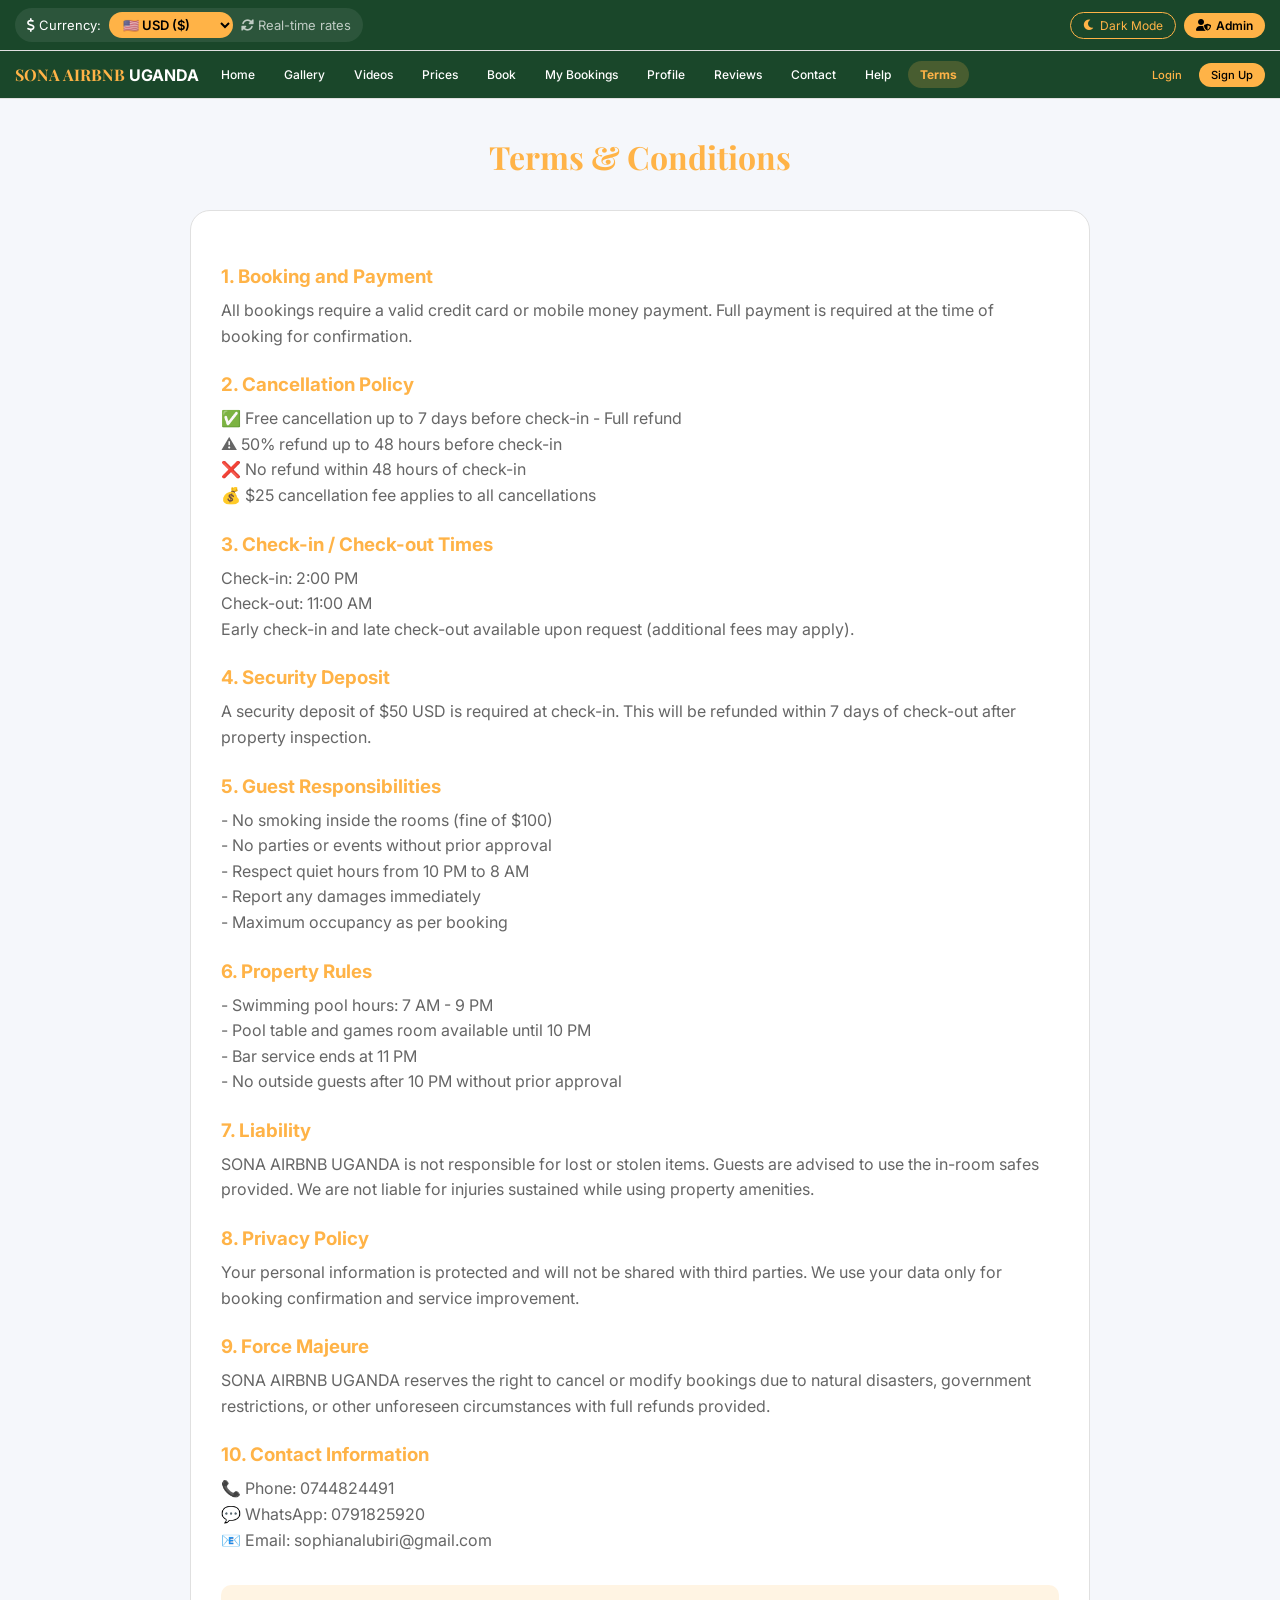
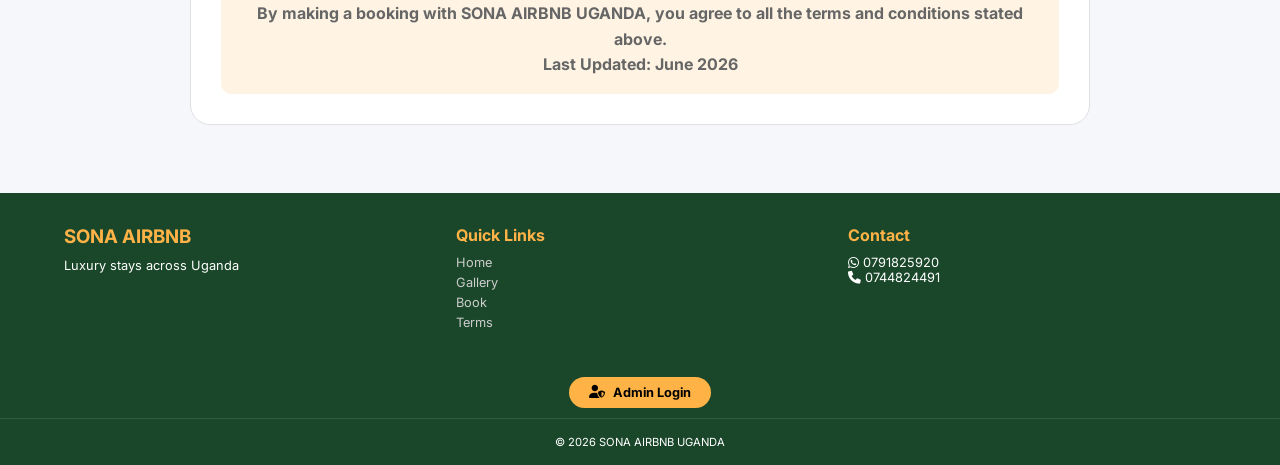
<file: terms&conditions.html>
<!DOCTYPE html>
<html lang="en">
<head>
    <meta charset="UTF-8">
    <meta name="viewport" content="width=device-width, initial-scale=1.0">
    <title>SONA AIRBNB - Terms & Conditions</title>
    <link rel="stylesheet" href="style.css">
    <link href="https://fonts.googleapis.com/css2?family=Inter:opsz,wght@14..32,300;14..32,400;14..32,600;14..32,700&family=Playfair+Display:wght@400;700;900&display=swap" rel="stylesheet">
    <link rel="stylesheet" href="https://cdnjs.cloudflare.com/ajax/libs/font-awesome/6.0.0-beta3/css/all.min.css">
</head>
<body class="light-customer-theme">
    <!-- Top Bar -->
    <div class="top-bar-full">
        <div class="currency-section">
            <span><i class="fas fa-dollar-sign"></i> Currency:</span>
            <select id="currencySelector">
                <option value="USD">🇺🇸 USD ($)</option>
                <option value="UGX">🇺🇬 UGX (Shs)</option>
                <option value="EUR">🇪🇺 EUR (€)</option>
                <option value="GBP">🇬🇧 GBP (£)</option>
            </select>
            <span class="rate-note"><i class="fas fa-sync-alt"></i> Real-time rates</span>
        </div>
        <div class="top-bar-actions">
            <button id="customerThemeToggle" class="theme-toggle-customer"><i class="fas fa-moon"></i> Dark Mode</button>
            <a href="admin.html" class="admin-link" target="_blank"><i class="fas fa-user-shield"></i> Admin</a>
        </div>
    </div>

    <!-- Navigation -->
    <nav class="navbar">
        <div class="nav-container">
            <div class="logo"><h1>SONA AIRBNB <span>UGANDA</span></h1></div>
            <ul class="nav-links" id="nav-links">
                <li><a href="index.html">Home</a></li>
                <li><a href="gallery.html">Gallery</a></li>
                <li><a href="videos.html">Videos</a></li>
                <li><a href="prices.html">Prices</a></li>
                <li><a href="bookings.html">Book</a></li>
                <li><a href="mybookings.html">My Bookings</a></li>
                <li><a href="profile.html">Profile</a></li>
                <li><a href="reviews.html">Reviews</a></li>
                <li><a href="contact.html">Contact</a></li>
                <li><a href="help&faqs.html">Help</a></li>
                <li><a href="terms&conditions.html" class="active">Terms</a></li>
            </ul>
            <div class="auth-buttons">
                <button id="loginBtn" class="btn-outline">Login</button>
                <button id="signupBtn" class="btn-primary">Sign Up</button>
            </div>
            <div class="hamburger" id="hamburger"><i class="fas fa-bars"></i></div>
        </div>
    </nav>

    <main>
        <div class="page-container">
            <h2 class="page-title">Terms & Conditions</h2>
            <div class="terms-content">
                <h3>1. Booking and Payment</h3>
                <p>All bookings require a valid credit card or mobile money payment. Full payment is required at the time of booking for confirmation.</p>

                <h3>2. Cancellation Policy</h3>
                <p>✅ Free cancellation up to 7 days before check-in - Full refund<br>
                ⚠️ 50% refund up to 48 hours before check-in<br>
                ❌ No refund within 48 hours of check-in<br>
                💰 $25 cancellation fee applies to all cancellations</p>

                <h3>3. Check-in / Check-out Times</h3>
                <p>Check-in: 2:00 PM<br>Check-out: 11:00 AM<br>Early check-in and late check-out available upon request (additional fees may apply).</p>

                <h3>4. Security Deposit</h3>
                <p>A security deposit of $50 USD is required at check-in. This will be refunded within 7 days of check-out after property inspection.</p>

                <h3>5. Guest Responsibilities</h3>
                <p>- No smoking inside the rooms (fine of $100)<br>
                - No parties or events without prior approval<br>
                - Respect quiet hours from 10 PM to 8 AM<br>
                - Report any damages immediately<br>
                - Maximum occupancy as per booking</p>

                <h3>6. Property Rules</h3>
                <p>- Swimming pool hours: 7 AM - 9 PM<br>
                - Pool table and games room available until 10 PM<br>
                - Bar service ends at 11 PM<br>
                - No outside guests after 10 PM without prior approval</p>

                <h3>7. Liability</h3>
                <p>SONA AIRBNB UGANDA is not responsible for lost or stolen items. Guests are advised to use the in-room safes provided. We are not liable for injuries sustained while using property amenities.</p>

                <h3>8. Privacy Policy</h3>
                <p>Your personal information is protected and will not be shared with third parties. We use your data only for booking confirmation and service improvement.</p>

                <h3>9. Force Majeure</h3>
                <p>SONA AIRBNB UGANDA reserves the right to cancel or modify bookings due to natural disasters, government restrictions, or other unforeseen circumstances with full refunds provided.</p>

                <h3>10. Contact Information</h3>
                <p>📞 Phone: 0744824491<br>
                💬 WhatsApp: 0791825920<br>
                📧 Email: sophianalubiri@gmail.com</p>

                <div class="terms-notice">
                    <p><strong>By making a booking with SONA AIRBNB UGANDA, you agree to all the terms and conditions stated above.</strong></p>
                    <p><strong>Last Updated: June 2026</strong></p>
                </div>
            </div>
        </div>
    </main>

    <footer class="footer">
        <div class="footer-container">
            <div class="footer-section"><h3>SONA AIRBNB</h3><p>Luxury stays across Uganda</p></div>
            <div class="footer-section"><h4>Quick Links</h4><ul><li><a href="index.html">Home</a></li><li><a href="gallery.html">Gallery</a></li><li><a href="bookings.html">Book</a></li><li><a href="terms&conditions.html">Terms</a></li></ul></div>
            <div class="footer-section"><h4>Contact</h4><p><i class="fab fa-whatsapp"></i> 0791825920</p><p><i class="fas fa-phone"></i> 0744824491</p></div>
        </div>
        <div class="footer-admin-link"><a href="admin.html" class="admin-link-footer" target="_blank"><i class="fas fa-user-shield"></i> Admin Login</a></div>
        <div class="footer-bottom"><p>&copy; 2026 SONA AIRBNB UGANDA</p></div>
    </footer>

    <script src="script.js"></script>
</body>
</html>
</file>
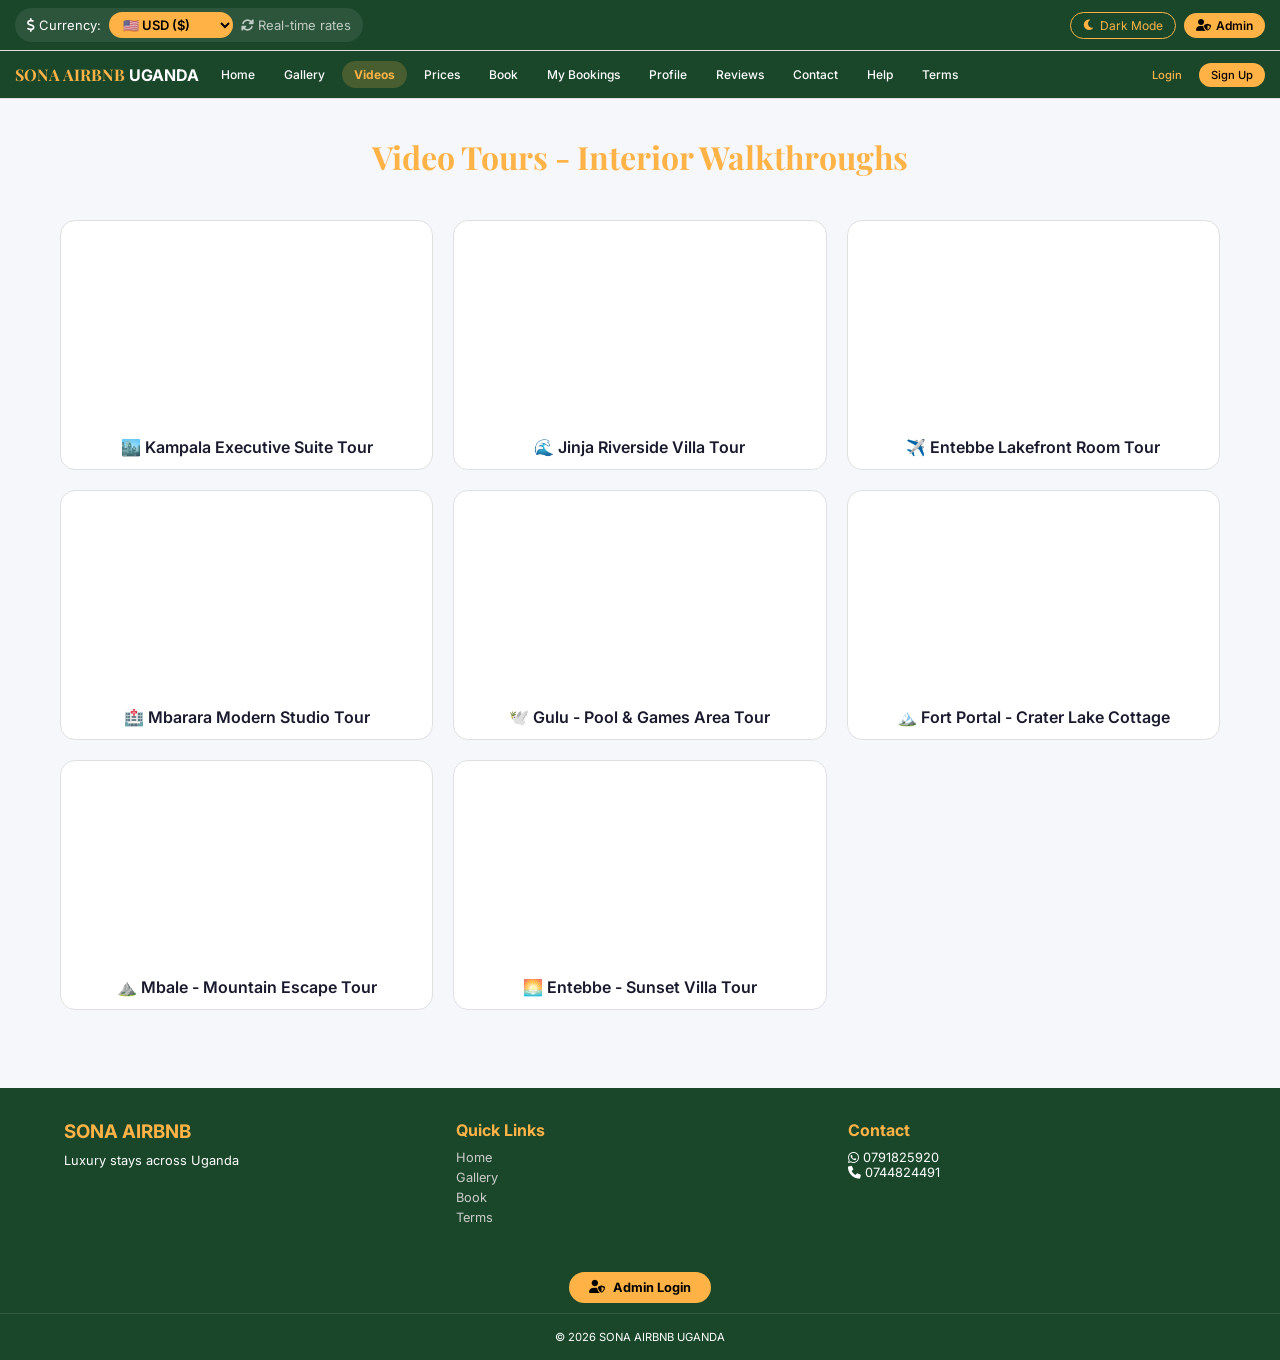
<file: videos.html>
<!DOCTYPE html>
<html lang="en">
<head>
    <meta charset="UTF-8">
    <meta name="viewport" content="width=device-width, initial-scale=1.0">
    <title>SONA AIRBNB - Videos</title>
    <link rel="stylesheet" href="style.css">
    <link href="https://fonts.googleapis.com/css2?family=Inter:opsz,wght@14..32,300;14..32,400;14..32,600;14..32,700&family=Playfair+Display:wght@400;700;900&display=swap" rel="stylesheet">
    <link rel="stylesheet" href="https://cdnjs.cloudflare.com/ajax/libs/font-awesome/6.0.0-beta3/css/all.min.css">
</head>
<body class="light-customer-theme">
    <!-- Top Bar -->
    <div class="top-bar-full">
        <div class="currency-section">
            <span><i class="fas fa-dollar-sign"></i> Currency:</span>
            <select id="currencySelector">
                <option value="USD">🇺🇸 USD ($)</option>
                <option value="UGX">🇺🇬 UGX (Shs)</option>
                <option value="EUR">🇪🇺 EUR (€)</option>
                <option value="GBP">🇬🇧 GBP (£)</option>
            </select>
            <span class="rate-note"><i class="fas fa-sync-alt"></i> Real-time rates</span>
        </div>
        <div class="top-bar-actions">
            <button id="customerThemeToggle" class="theme-toggle-customer"><i class="fas fa-moon"></i> Dark Mode</button>
            <a href="admin.html" class="admin-link" target="_blank"><i class="fas fa-user-shield"></i> Admin</a>
        </div>
    </div>

    <!-- Navigation -->
    <nav class="navbar">
        <div class="nav-container">
            <div class="logo"><h1>SONA AIRBNB <span>UGANDA</span></h1></div>
            <ul class="nav-links" id="nav-links">
                <li><a href="index.html">Home</a></li>
                <li><a href="gallery.html">Gallery</a></li>
                <li><a href="videos.html" class="active">Videos</a></li>
                <li><a href="prices.html">Prices</a></li>
                <li><a href="bookings.html">Book</a></li>
                <li><a href="mybookings.html">My Bookings</a></li>
                <li><a href="profile.html">Profile</a></li>
                <li><a href="reviews.html">Reviews</a></li>
                <li><a href="contact.html">Contact</a></li>
                <li><a href="help&faqs.html">Help</a></li>
                <li><a href="terms&conditions.html">Terms</a></li>
            </ul>
            <div class="auth-buttons">
                <button id="loginBtn" class="btn-outline">Login</button>
                <button id="signupBtn" class="btn-primary">Sign Up</button>
            </div>
            <div class="hamburger" id="hamburger"><i class="fas fa-bars"></i></div>
        </div>
    </nav>

    <main>
        <div class="page-container">
            <h2 class="page-title">Video Tours - Interior Walkthroughs</h2>
            <div class="video-grid">
                <div class="video-card">
                    <iframe src="https://www.youtube.com/embed/GtL1huin9EE" frameborder="0" allowfullscreen></iframe>
                    <p>🏙️ Kampala Executive Suite Tour</p>
                </div>
                <div class="video-card">
                    <iframe src="https://www.youtube.com/embed/zP0VhhDz8dQ" frameborder="0" allowfullscreen></iframe>
                    <p>🌊 Jinja Riverside Villa Tour</p>
                </div>
                <div class="video-card">
                    <iframe src="https://www.youtube.com/embed/Y7eBtzCjM4E" frameborder="0" allowfullscreen></iframe>
                    <p>✈️ Entebbe Lakefront Room Tour</p>
                </div>
                <div class="video-card">
                    <iframe src="https://www.youtube.com/embed/Nc1ePFRXR_Q" frameborder="0" allowfullscreen></iframe>
                    <p>🏥 Mbarara Modern Studio Tour</p>
                </div>
                <div class="video-card">
                    <iframe src="https://www.youtube.com/embed/voOVPcI5WLU" frameborder="0" allowfullscreen></iframe>
                    <p>🕊️ Gulu - Pool & Games Area Tour</p>
                </div>
                <div class="video-card">
                    <iframe src="https://www.youtube.com/embed/Lg7ZjCnfC24" frameborder="0" allowfullscreen></iframe>
                    <p>🏔️ Fort Portal - Crater Lake Cottage</p>
                </div>
                <div class="video-card">
                    <iframe src="https://www.youtube.com/embed/Nc1ePFRXR_Q" frameborder="0" allowfullscreen></iframe>
                    <p>⛰️ Mbale - Mountain Escape Tour</p>
                </div>
                <div class="video-card">
                    <iframe src="https://www.youtube.com/embed/GtL1huin9EE" frameborder="0" allowfullscreen></iframe>
                    <p>🌅 Entebbe - Sunset Villa Tour</p>
                </div>
            </div>
        </div>
    </main>

    <footer class="footer">
        <div class="footer-container">
            <div class="footer-section"><h3>SONA AIRBNB</h3><p>Luxury stays across Uganda</p></div>
            <div class="footer-section"><h4>Quick Links</h4><ul><li><a href="index.html">Home</a></li><li><a href="gallery.html">Gallery</a></li><li><a href="bookings.html">Book</a></li><li><a href="terms&conditions.html">Terms</a></li></ul></div>
            <div class="footer-section"><h4>Contact</h4><p><i class="fab fa-whatsapp"></i> 0791825920</p><p><i class="fas fa-phone"></i> 0744824491</p></div>
        </div>
        <div class="footer-admin-link"><a href="admin.html" class="admin-link-footer" target="_blank"><i class="fas fa-user-shield"></i> Admin Login</a></div>
        <div class="footer-bottom"><p>&copy; 2026 SONA AIRBNB UGANDA</p></div>
    </footer>

    <script src="script.js"></script>
</body>
</html>
</file>
<file: style.css>
* {
    margin: 0;
    padding: 0;
    box-sizing: border-box;
    font-family: 'Inter', sans-serif;
}

/* ==================== THEME VARIABLES ==================== */
body.light-customer-theme {
    --bg-primary: #f5f7fb;
    --bg-secondary: #ffffff;
    --text-primary: #1a1a2e;
    --text-secondary: #666666;
    --border-color: #e0e0e0;
    --card-bg: #ffffff;
    --primary: #FFB347;
    --primary-dark: #e69a2e;
    --success: #28a745;
    --danger: #dc3545;
    --navbar-bg: #1a472a;
}

body.dark-customer-theme {
    --bg-primary: #0a0a0a;
    --bg-secondary: #1a1a1a;
    --text-primary: #ffffff;
    --text-secondary: #cccccc;
    --border-color: #333333;
    --card-bg: #1a1a1a;
    --primary: #FFB347;
    --primary-dark: #e69a2e;
    --success: #28a745;
    --danger: #dc3545;
    --navbar-bg: #000000;
}

body {
    background: var(--bg-primary);
    color: var(--text-primary);
    transition: all 0.3s ease;
}

/* ==================== TOP BAR ==================== */
.top-bar-full {
    background: var(--navbar-bg);
    padding: 8px 15px;
    display: flex;
    justify-content: space-between;
    align-items: center;
    flex-wrap: wrap;
    gap: 8px;
    border-bottom: 1px solid var(--border-color);
}

.currency-section {
    display: flex;
    align-items: center;
    gap: 8px;
    background: rgba(255, 255, 255, 0.08);
    padding: 4px 12px;
    border-radius: 30px;
}

.currency-section span {
    font-size: 13px;
    color: white;
}

.currency-section select {
    padding: 4px 10px;
    border-radius: 25px;
    background: var(--primary);
    border: none;
    font-weight: 600;
    cursor: pointer;
    color: #000;
    font-size: 13px;
}

.rate-note {
    font-size: 11px;
    opacity: 0.7;
    color: white;
}

.top-bar-actions {
    display: flex;
    gap: 8px;
    align-items: center;
}

.theme-toggle-customer {
    background: transparent;
    border: 1px solid var(--primary);
    color: var(--primary);
    padding: 5px 12px;
    border-radius: 25px;
    cursor: pointer;
    font-size: 12px;
    display: flex;
    align-items: center;
    gap: 5px;
    transition: all 0.3s;
}

.theme-toggle-customer:hover {
    background: var(--primary);
    color: #000;
}

.admin-link {
    background: var(--primary);
    color: #000;
    padding: 5px 12px;
    border-radius: 25px;
    text-decoration: none;
    font-size: 12px;
    font-weight: 600;
    display: flex;
    align-items: center;
    gap: 5px;
    transition: all 0.3s;
}

.admin-link:hover {
    background: var(--primary-dark);
    transform: scale(1.02);
}

/* ==================== NAVIGATION ==================== */
.navbar {
    background: var(--navbar-bg);
    padding: 10px 15px;
    position: sticky;
    top: 0;
    z-index: 100;
    width: 100%;
    border-bottom: 1px solid var(--border-color);
}

.nav-container {
    display: flex;
    justify-content: space-between;
    align-items: center;
    width: 100%;
    gap: 10px;
}

.logo h1 {
    color: var(--primary);
    font-family: 'Playfair Display', serif;
    font-size: 1rem;
    white-space: nowrap;
}

.logo span {
    color: white;
}

.nav-links {
    display: flex;
    gap: 5px;
    list-style: none;
    margin: 0;
    padding: 0;
    align-items: center;
    overflow-x: auto;
    overflow-y: hidden;
    white-space: nowrap;
    -webkit-overflow-scrolling: touch;
    scrollbar-width: thin;
    flex: 1;
    justify-content: flex-start;
}

.nav-links::-webkit-scrollbar {
    height: 3px;
}

.nav-links::-webkit-scrollbar-track {
    background: rgba(255, 255, 255, 0.1);
    border-radius: 10px;
}

.nav-links::-webkit-scrollbar-thumb {
    background: var(--primary);
    border-radius: 10px;
}

.nav-links li {
    display: inline-block;
    margin: 0;
}

.nav-links a {
    color: white;
    text-decoration: none;
    font-weight: 500;
    font-size: 0.75rem;
    padding: 6px 12px;
    transition: 0.3s;
    white-space: nowrap;
    display: inline-block;
    border-radius: 20px;
}

.nav-links a:hover {
    color: var(--primary);
    background: rgba(255, 179, 71, 0.15);
}

.nav-links a.active {
    color: var(--primary);
    background: rgba(255, 179, 71, 0.2);
    font-weight: bold;
}

.auth-buttons {
    display: flex;
    gap: 5px;
    align-items: center;
    flex-shrink: 0;
}

.auth-buttons button {
    padding: 5px 12px;
    font-size: 0.7rem;
    border-radius: 20px;
    cursor: pointer;
    border: none;
    font-weight: 500;
    white-space: nowrap;
}

.btn-outline {
    background: transparent;
    border: 1px solid var(--primary);
    color: var(--primary);
}

.btn-outline:hover {
    background: var(--primary);
    color: #000;
}

.btn-primary {
    background: var(--primary);
    color: #000;
}

.btn-primary:hover {
    background: var(--primary-dark);
}

.btn-logout {
    background: var(--danger);
    color: white;
}

.user-greeting {
    color: var(--primary);
    font-weight: 500;
    font-size: 0.7rem;
    white-space: nowrap;
}

.hamburger {
    display: none;
    font-size: 1.3rem;
    color: white;
    cursor: pointer;
    padding: 5px;
    background: none;
    border: none;
}

/* ==================== HERO SLIDESHOW ==================== */
.hero-slideshow {
    position: relative;
    width: 100%;
    margin: 0;
    padding: 0;
    overflow: hidden;
}

.slideshow-container {
    position: relative;
    width: 100%;
    height: 500px;
    overflow: hidden;
    margin: 0;
    padding: 0;
}

.slide {
    display: none;
    width: 100%;
    height: 100%;
}

.slide img {
    width: 100%;
    height: 100%;
    object-fit: cover;
    display: block;
}

.slide-caption {
    position: absolute;
    bottom: 20px;
    left: 20px;
    color: white;
    font-size: 1rem;
    background: rgba(0, 0, 0, 0.6);
    padding: 6px 15px;
    border-radius: 25px;
    z-index: 2;
}

.prev, .next {
    cursor: pointer;
    position: absolute;
    top: 50%;
    transform: translateY(-50%);
    padding: 12px 16px;
    color: white;
    font-weight: bold;
    font-size: 18px;
    background: rgba(0, 0, 0, 0.5);
    border-radius: 50%;
    user-select: none;
    z-index: 2;
    transition: 0.3s;
    width: 45px;
    height: 45px;
    display: flex;
    align-items: center;
    justify-content: center;
}

.prev:hover, .next:hover {
    background: var(--primary);
    color: #000;
}

.prev { left: 15px; }
.next { right: 15px; }

.hero-text {
    text-align: center;
    margin-top: -80px;
    position: relative;
    z-index: 3;
    background: rgba(0, 0, 0, 0.85);
    backdrop-filter: blur(10px);
    display: inline-block;
    width: auto;
    max-width: 85%;
    padding: 15px 25px;
    border-radius: 40px;
    left: 50%;
    transform: translateX(-50%);
    border: 1px solid var(--primary);
}

.hero-text h2 {
    color: var(--primary);
    font-size: 1.2rem;
    margin-bottom: 8px;
}

.hero-text p {
    font-size: 0.85rem;
    margin-bottom: 10px;
    color: white;
}

.btn-large {
    background: var(--primary);
    color: #000;
    border: none;
    padding: 8px 20px;
    border-radius: 30px;
    font-weight: bold;
    cursor: pointer;
    transition: 0.3s;
    font-size: 0.85rem;
}

.btn-large:hover {
    background: var(--primary-dark);
    transform: scale(1.02);
}

/* ==================== FEATURES ==================== */
.features {
    display: flex;
    justify-content: center;
    gap: 15px;
    flex-wrap: wrap;
    margin: 2.5rem 0;
}

.feature-card {
    background: var(--card-bg);
    padding: 15px;
    border-radius: 15px;
    text-align: center;
    width: 110px;
    border: 1px solid var(--border-color);
    transition: transform 0.3s;
}

.feature-card:hover {
    transform: translateY(-5px);
}

.feature-card i {
    font-size: 1.5rem;
    color: var(--primary);
    margin-bottom: 8px;
}

.feature-card h3 {
    font-size: 0.75rem;
    margin-bottom: 3px;
    color: var(--text-primary);
}

.feature-card p {
    font-size: 0.65rem;
    color: var(--text-secondary);
}

/* ==================== GALLERY ==================== */
.gallery-grid {
    display: grid;
    grid-template-columns: repeat(auto-fill, minmax(280px, 1fr));
    gap: 20px;
    padding: 10px 0;
}

.gallery-item {
    background: var(--card-bg);
    border-radius: 15px;
    overflow: hidden;
    border: 1px solid var(--border-color);
    transition: all 0.3s;
}

.gallery-item:hover {
    transform: translateY(-5px);
    border-color: var(--primary);
    box-shadow: 0 10px 30px rgba(0, 0, 0, 0.1);
}

.gallery-item img {
    width: 100%;
    height: 220px;
    object-fit: cover;
}

.gallery-item span {
    display: block;
    padding: 12px 15px;
    text-align: center;
    font-weight: 600;
    color: var(--text-primary);
}

.gallery-categories {
    display: flex;
    gap: 10px;
    flex-wrap: wrap;
    justify-content: center;
    margin-bottom: 30px;
}

.gallery-cat-btn {
    background: var(--bg-primary);
    border: 1px solid var(--border-color);
    padding: 8px 20px;
    border-radius: 30px;
    cursor: pointer;
    transition: all 0.3s;
    color: var(--text-primary);
    font-size: 14px;
}

.gallery-cat-btn:hover,
.gallery-cat-btn.active {
    background: var(--primary);
    color: #000;
}

/* ==================== VIDEOS ==================== */
.video-grid {
    display: grid;
    grid-template-columns: repeat(auto-fill, minmax(350px, 1fr));
    gap: 20px;
    padding: 10px 0;
}

.video-card {
    background: var(--card-bg);
    border-radius: 15px;
    overflow: hidden;
    border: 1px solid var(--border-color);
}

.video-card iframe {
    width: 100%;
    height: 200px;
}

.video-card p {
    padding: 12px;
    text-align: center;
    font-weight: 600;
}

/* ==================== PRICES ==================== */
.price-table {
    max-width: 700px;
    margin: 0 auto;
    background: var(--card-bg);
    border-radius: 15px;
    padding: 20px;
}

.price-item {
    display: flex;
    justify-content: space-between;
    padding: 12px;
    border-bottom: 1px solid var(--border-color);
    font-size: 0.95rem;
}

.price-item:last-child {
    border-bottom: none;
}

.price-value {
    font-weight: bold;
    color: var(--primary);
}

.cancellation-policy {
    max-width: 700px;
    margin: 1.5rem auto;
    background: var(--card-bg);
    padding: 20px;
    border-radius: 15px;
}

.cancellation-policy h3 {
    color: var(--primary);
    margin-bottom: 10px;
}

/* ==================== BOOKING FORM ==================== */
.booking-form {
    max-width: 600px;
    margin: 0 auto;
    display: flex;
    flex-direction: column;
    gap: 12px;
}

.booking-form input,
.booking-form select,
.booking-form textarea {
    padding: 12px 16px;
    border-radius: 12px;
    border: 1px solid var(--border-color);
    background: var(--bg-primary);
    color: var(--text-primary);
    font-size: 15px;
}

.booking-form input:focus,
.booking-form select:focus,
.booking-form textarea:focus {
    outline: none;
    border-color: var(--primary);
}

.price-breakdown {
    background: var(--card-bg);
    padding: 15px;
    border-radius: 12px;
    border: 1px solid var(--border-color);
}

.price-breakdown h4 {
    color: var(--primary);
    margin-bottom: 10px;
}

.payment-section {
    background: var(--card-bg);
    padding: 15px;
    border-radius: 12px;
    border: 1px solid var(--border-color);
}

.payment-methods {
    display: flex;
    gap: 15px;
    flex-wrap: wrap;
    margin: 10px 0;
}

.card-row {
    display: flex;
    gap: 10px;
}

.card-row input {
    flex: 1;
}

/* ==================== PROFILE ==================== */
.profile-container {
    max-width: 700px;
    margin: 0 auto;
    display: flex;
    gap: 30px;
    flex-wrap: wrap;
    background: var(--card-bg);
    padding: 30px;
    border-radius: 20px;
}

.profile-photo-preview {
    width: 120px;
    height: 120px;
    border-radius: 50%;
    background: #333;
    display: flex;
    align-items: center;
    justify-content: center;
    overflow: hidden;
}

.profile-photo-preview i {
    font-size: 60px;
    color: #666;
}

.profile-info {
    flex: 2;
    display: flex;
    flex-direction: column;
    gap: 12px;
}

.profile-info input,
.profile-info textarea {
    padding: 12px;
    border-radius: 10px;
    border: 1px solid var(--border-color);
    background: var(--bg-primary);
    color: var(--text-primary);
}

/* ==================== REVIEWS ==================== */
.review-stats {
    text-align: center;
    margin-bottom: 25px;
}

.big-rating {
    font-size: 3rem;
    font-weight: bold;
    color: var(--primary);
}

.stars {
    color: var(--primary);
    font-size: 1.2rem;
}

.review-list {
    max-width: 700px;
    margin: 0 auto;
}

.review {
    background: var(--card-bg);
    padding: 15px;
    margin: 12px 0;
    border-radius: 15px;
    border: 1px solid var(--border-color);
}

.review .stars {
    font-size: 0.9rem;
    margin-bottom: 5px;
}

.review p {
    margin: 5px 0;
}

#newReview {
    width: 100%;
    max-width: 700px;
    margin: 15px auto;
    display: block;
    padding: 15px;
    border-radius: 15px;
    background: var(--card-bg);
    border: 1px solid var(--border-color);
    color: var(--text-primary);
}

/* ==================== CONTACT ==================== */
.contact-info {
    text-align: center;
    margin-bottom: 25px;
}

.contact-info p {
    margin: 10px 0;
    font-size: 1rem;
}

.contact-info a {
    color: var(--primary);
    text-decoration: none;
}

#locationMap {
    height: 350px;
    border-radius: 15px;
    margin-top: 20px;
}

/* ==================== FAQ ==================== */
.faq-search {
    text-align: center;
    margin-bottom: 25px;
}

.faq-search input {
    width: 100%;
    max-width: 500px;
    padding: 12px 20px;
    border-radius: 30px;
    border: 1px solid var(--border-color);
    background: var(--bg-primary);
    color: var(--text-primary);
}

.faq-categories {
    display: flex;
    gap: 10px;
    flex-wrap: wrap;
    justify-content: center;
    margin-bottom: 30px;
}

.faq-cat-btn {
    background: var(--bg-primary);
    border: 1px solid var(--border-color);
    padding: 8px 18px;
    border-radius: 30px;
    cursor: pointer;
    transition: all 0.3s;
    color: var(--text-primary);
}

.faq-cat-btn.active,
.faq-cat-btn:hover {
    background: var(--primary);
    color: #000;
}

.faq-container {
    max-width: 800px;
    margin: 0 auto;
}

.faq-item {
    margin-bottom: 12px;
    border-radius: 12px;
    overflow: hidden;
    background: var(--card-bg);
    border: 1px solid var(--border-color);
}

.faq-item h3 {
    padding: 15px 20px;
    cursor: pointer;
    display: flex;
    justify-content: space-between;
    align-items: center;
    color: var(--primary);
}

.faq-item h3 i {
    transition: transform 0.3s;
}

.faq-item.open h3 i {
    transform: rotate(180deg);
}

.faq-answer {
    display: none;
    padding: 0 20px 20px 20px;
    color: var(--text-secondary);
    border-top: 1px solid var(--border-color);
}

.faq-item.open .faq-answer {
    display: block;
}

.help-contact-banner {
    background: rgba(255, 179, 71, 0.15);
    border-radius: 20px;
    padding: 30px;
    text-align: center;
    margin-top: 30px;
}

/* ==================== TERMS ==================== */
.terms-content {
    max-width: 900px;
    margin: 0 auto;
    background: var(--card-bg);
    padding: 30px;
    border-radius: 20px;
    border: 1px solid var(--border-color);
}

.terms-content h3 {
    color: var(--primary);
    margin-top: 1.5rem;
    margin-bottom: 10px;
}

.terms-content p {
    color: var(--text-secondary);
    line-height: 1.6;
}

.terms-content ul {
    margin: 10px 0 10px 20px;
    color: var(--text-secondary);
}

.terms-notice {
    margin-top: 2rem;
    padding: 1rem;
    background: rgba(255, 179, 71, 0.15);
    border-radius: 10px;
    text-align: center;
}

/* ==================== FOOTER ==================== */
.footer {
    background: var(--navbar-bg);
    color: white;
    margin-top: 3rem;
}

.footer-container {
    display: grid;
    grid-template-columns: repeat(auto-fit, minmax(200px, 1fr));
    gap: 1.5rem;
    padding: 2rem 1.5rem;
    max-width: 1200px;
    margin: 0 auto;
}

.footer-section h3,
.footer-section h4 {
    color: var(--primary);
    margin-bottom: 10px;
}

.footer-section p,
.footer-section li {
    font-size: 0.8rem;
}

.footer-section ul {
    list-style: none;
}

.footer-section ul li {
    margin-bottom: 5px;
}

.footer-section a {
    color: #ccc;
    text-decoration: none;
}

.footer-section a:hover {
    color: var(--primary);
}

.social-icons {
    display: flex;
    gap: 12px;
}

.social-icons a {
    font-size: 1.2rem;
}

.footer-admin-link {
    text-align: center;
    padding: 10px 0;
}

.admin-link-footer {
    background: var(--primary);
    color: #000;
    padding: 8px 20px;
    border-radius: 30px;
    text-decoration: none;
    font-size: 0.8rem;
    font-weight: bold;
    display: inline-flex;
    align-items: center;
    gap: 8px;
    transition: all 0.3s;
}

.admin-link-footer:hover {
    transform: scale(1.05);
}

.footer-bottom {
    text-align: center;
    padding: 1rem;
    border-top: 1px solid rgba(255, 255, 255, 0.1);
    font-size: 0.7rem;
}

/* ==================== MODALS ==================== */
.modal {
    display: none;
    position: fixed;
    top: 0;
    left: 0;
    width: 100%;
    height: 100%;
    background: rgba(0, 0, 0, 0.7);
    z-index: 200;
    justify-content: center;
    align-items: center;
}

.modal-content {
    background: var(--card-bg);
    width: 90%;
    max-width: 400px;
    padding: 25px;
    border-radius: 25px;
    border: 1px solid var(--primary);
}

.close {
    float: right;
    font-size: 24px;
    cursor: pointer;
    color: var(--text-primary);
}

.modal-content input {
    width: 100%;
    padding: 10px;
    margin: 8px 0;
    border-radius: 25px;
    background: var(--bg-primary);
    border: 1px solid var(--border-color);
    color: var(--text-primary);
}

/* ==================== SUCCESS MODAL ==================== */
.success-modal {
    display: none;
    position: fixed;
    top: 0;
    left: 0;
    width: 100%;
    height: 100%;
    background: rgba(0, 0, 0, 0.9);
    z-index: 10000;
    justify-content: center;
    align-items: center;
}

.success-content {
    background: var(--card-bg);
    border-radius: 25px;
    padding: 30px;
    max-width: 450px;
    width: 90%;
    text-align: center;
    border: 2px solid var(--primary);
}

.success-content i {
    font-size: 60px;
    color: var(--success);
}

.success-content h2 {
    color: var(--primary);
    margin: 15px 0;
}

.booking-details {
    background: rgba(255, 255, 255, 0.1);
    padding: 15px;
    border-radius: 12px;
    margin: 15px 0;
    text-align: left;
    font-size: 0.85rem;
}

.room-available {
    background: var(--success);
    color: white;
    padding: 10px;
    border-radius: 10px;
}

.room-occupied {
    background: var(--danger);
    color: white;
    padding: 10px;
    border-radius: 10px;
}

.close-success {
    background: var(--primary);
    color: #000;
    border: none;
    padding: 10px 25px;
    border-radius: 25px;
    cursor: pointer;
    margin-top: 15px;
}

/* ==================== BOOKINGS LIST ==================== */
.bookings-list {
    max-width: 700px;
    margin: 0 auto;
}

.booking-card {
    background: var(--card-bg);
    border-radius: 15px;
    padding: 15px;
    margin-bottom: 12px;
    border: 1px solid var(--border-color);
    border-left: 3px solid var(--primary);
}

.booking-card h4 {
    color: var(--primary);
    margin-bottom: 8px;
}

.booking-card p {
    font-size: 0.85rem;
    margin: 3px 0;
}

/* ==================== PAGE CONTAINER ==================== */
.page-container {
    max-width: 1200px;
    margin: 0 auto;
    padding: 20px;
}

.page-title {
    text-align: center;
    font-family: 'Playfair Display', serif;
    font-size: 2rem;
    margin: 1rem 0 2rem;
    color: var(--primary);
}

.section-title {
    text-align: center;
    font-family: 'Playfair Display', serif;
    font-size: 1.8rem;
    margin-bottom: 30px;
    color: var(--primary);
}

/* ==================== MOBILE RESPONSIVE ==================== */
/* Tablet and smaller */
@media (max-width: 1024px) {
    .nav-links a {
        font-size: 0.7rem;
        padding: 5px 10px;
    }

    .slideshow-container {
        height: 400px;
    }
}

/* Mobile */
@media (max-width: 768px) {
    /* Top Bar */
    .top-bar-full {
        padding: 6px 10px;
        flex-direction: column;
        align-items: stretch;
        gap: 5px;
    }

    .currency-section {
        justify-content: center;
        padding: 4px 10px;
    }

    .currency-section span {
        font-size: 11px;
    }

    .currency-section select {
        font-size: 11px;
        padding: 3px 8px;
    }

    .rate-note {
        font-size: 9px;
    }

    .top-bar-actions {
        justify-content: center;
    }

    .theme-toggle-customer {
        font-size: 10px;
        padding: 4px 10px;
    }

    .admin-link {
        font-size: 10px;
        padding: 4px 10px;
    }

    /* Navigation */
    .navbar {
        padding: 6px 10px;
    }

    .logo h1 {
        font-size: 0.85rem;
    }

    .hamburger {
        display: block;
        font-size: 1.2rem;
    }

    .nav-links {
        display: none;
        width: 100%;
        flex-direction: column;
        background: var(--navbar-bg);
        padding: 10px 0;
        overflow-x: visible;
        order: 3;
        max-height: 80vh;
        overflow-y: auto;
    }

    .nav-links.open {
        display: flex;
    }

    .nav-links li {
        width: 100%;
        text-align: center;
        border-bottom: 1px solid rgba(255, 255, 255, 0.05);
    }

    .nav-links li:last-child {
        border-bottom: none;
    }

    .nav-links a {
        display: block;
        padding: 10px 15px;
        font-size: 0.85rem;
        border-radius: 0;
        width: 100%;
    }

    .nav-links a:hover {
        background: rgba(255, 179, 71, 0.15);
    }

    .nav-links a.active {
        background: rgba(255, 179, 71, 0.2);
    }

    .auth-buttons {
        margin-left: auto;
    }

    .auth-buttons button {
        font-size: 0.6rem;
        padding: 3px 8px;
    }

    .user-greeting {
        font-size: 0.6rem;
    }

    /* Slideshow */
    .slideshow-container {
        height: 280px;
    }

    .slide-caption {
        font-size: 0.8rem;
        bottom: 12px;
        left: 12px;
        padding: 4px 12px;
    }

    .prev, .next {
        width: 32px;
        height: 32px;
        font-size: 14px;
        padding: 8px;
    }

    .hero-text {
        margin-top: -50px;
        padding: 10px 18px;
        max-width: 92%;
    }

    .hero-text h2 {
        font-size: 1rem;
        margin-bottom: 4px;
    }

    .hero-text p {
        font-size: 0.7rem;
        margin-bottom: 6px;
    }

    .btn-large {
        padding: 6px 14px;
        font-size: 0.7rem;
    }

    /* Features */
    .features {
        gap: 10px;
        margin: 1.5rem 0;
    }

    .feature-card {
        width: 90px;
        padding: 10px;
    }

    .feature-card i {
        font-size: 1.2rem;
    }

    .feature-card h3 {
        font-size: 0.6rem;
    }

    .feature-card p {
        font-size: 0.55rem;
    }

    /* Gallery */
    .gallery-grid {
        grid-template-columns: repeat(auto-fill, minmax(160px, 1fr));
        gap: 12px;
    }

    .gallery-item img {
        height: 150px;
    }

    .gallery-item span {
        font-size: 0.7rem;
        padding: 8px 10px;
    }

    .gallery-cat-btn {
        font-size: 12px;
        padding: 5px 14px;
    }

    /* Videos */
    .video-grid {
        grid-template-columns: 1fr;
        gap: 15px;
    }

    .video-card iframe {
        height: 180px;
    }

    /* Page Title */
    .page-title {
        font-size: 1.5rem;
        margin: 0.5rem 0 1rem;
    }

    .section-title {
        font-size: 1.3rem;
        margin-bottom: 20px;
    }

    /* Booking Form */
    .booking-form {
        gap: 10px;
    }

    .booking-form input,
    .booking-form select,
    .booking-form textarea {
        padding: 10px 14px;
        font-size: 14px;
    }

    .card-row {
        flex-direction: column;
        gap: 8px;
    }

    /* Profile */
    .profile-container {
        flex-direction: column;
        align-items: center;
        padding: 20px;
        gap: 20px;
    }

    .profile-photo-preview {
        width: 100px;
        height: 100px;
    }

    .profile-photo-preview i {
        font-size: 50px;
    }

    .profile-info {
        width: 100%;
    }

    /* Contact */
    .contact-info p {
        font-size: 0.85rem;
    }

    #locationMap {
        height: 250px;
    }

    /* FAQ */
    .faq-cat-btn {
        font-size: 11px;
        padding: 5px 12px;
    }

    .faq-item h3 {
        font-size: 0.85rem;
        padding: 12px 15px;
    }

    .faq-answer {
        font-size: 0.8rem;
        padding: 0 15px 15px;
    }

    /* Footer */
    .footer-container {
        grid-template-columns: 1fr;
        text-align: center;
        gap: 1.2rem;
        padding: 1.5rem 1rem;
    }

    .social-icons {
        justify-content: center;
    }

    .footer-section ul {
        padding: 0;
    }

    /* Price Table */
    .price-table {
        padding: 15px;
    }

    .price-item {
        font-size: 0.85rem;
        padding: 10px;
    }

    .cancellation-policy {
        padding: 15px;
    }

    /* Modals */
    .modal-content {
        width: 95%;
        padding: 20px;
    }

    .success-content {
        padding: 20px;
    }

    .success-content i {
        font-size: 45px;
    }

    .success-content h2 {
        font-size: 1.1rem;
    }

    .booking-details {
        font-size: 0.75rem;
    }

    /* Bookings List */
    .booking-card {
        padding: 12px;
    }

    .booking-card h4 {
        font-size: 0.9rem;
    }

    .booking-card p {
        font-size: 0.75rem;
    }
}

/* Small phones */
@media (max-width: 480px) {
    .top-bar-full {
        padding: 4px 6px;
    }

    .currency-section {
        padding: 3px 8px;
        flex-wrap: wrap;
        justify-content: center;
    }

    .currency-section span {
        font-size: 9px;
    }

    .currency-section select {
        font-size: 9px;
        padding: 2px 6px;
    }

    .rate-note {
        display: none;
    }

    .theme-toggle-customer {
        font-size: 8px;
        padding: 3px 8px;
    }

    .admin-link {
        font-size: 8px;
        padding: 3px 8px;
    }

    .navbar {
        padding: 4px 8px;
    }

    .logo h1 {
        font-size: 0.7rem;
    }

    .hamburger {
        font-size: 1rem;
    }

    .auth-buttons button {
        font-size: 0.5rem;
        padding: 2px 6px;
    }

    .slideshow-container {
        height: 200px;
    }

    .slide-caption {
        font-size: 0.6rem;
        bottom: 8px;
        left: 8px;
        padding: 3px 8px;
    }

    .prev, .next {
        width: 25px;
        height: 25px;
        font-size: 10px;
        padding: 4px;
    }

    .prev { left: 8px; }
    .next { right: 8px; }

    .hero-text {
        margin-top: -35px;
        padding: 6px 12px;
        max-width: 96%;
    }

    .hero-text h2 {
        font-size: 0.75rem;
        margin-bottom: 3px;
    }

    .hero-text p {
        display: none;
    }

    .btn-large {
        padding: 4px 10px;
        font-size: 0.6rem;
    }

    .feature-card {
        width: 65px;
        padding: 6px;
    }

    .feature-card i {
        font-size: 0.8rem;
        margin-bottom: 4px;
    }

    .feature-card h3 {
        font-size: 0.5rem;
    }

    .feature-card p {
        display: none;
    }

    .gallery-grid {
        grid-template-columns: repeat(auto-fill, minmax(120px, 1fr));
        gap: 8px;
    }

    .gallery-item img {
        height: 100px;
    }

    .gallery-item span {
        font-size: 0.55rem;
        padding: 5px 6px;
    }

    .gallery-categories {
        gap: 4px;
        margin-bottom: 15px;
    }

    .gallery-cat-btn {
        font-size: 9px;
        padding: 3px 8px;
    }

    .page-title {
        font-size: 1.1rem;
        margin: 0.3rem 0 0.8rem;
    }

    .section-title {
        font-size: 1rem;
        margin-bottom: 15px;
    }

    .page-container {
        padding: 8px;
    }

    .booking-form input,
    .booking-form select,
    .booking-form textarea {
        font-size: 12px;
        padding: 8px 12px;
    }

    .price-item {
        font-size: 0.7rem;
        padding: 6px 8px;
    }

    .price-value {
        font-size: 0.7rem;
    }

    .video-card iframe {
        height: 150px;
    }

    .video-card p {
        font-size: 0.7rem;
        padding: 8px;
    }

    .faq-cat-btn {
        font-size: 9px;
        padding: 3px 8px;
    }

    .faq-item h3 {
        font-size: 0.75rem;
        padding: 10px 12px;
    }

    .faq-answer {
        font-size: 0.7rem;
        padding: 0 12px 12px;
    }

    .review-stats .big-rating {
        font-size: 1.5rem;
    }

    .review {
        padding: 10px;
    }

    .review p {
        font-size: 0.75rem;
    }

    .contact-info p {
        font-size: 0.75rem;
    }

    #locationMap {
        height: 200px;
    }

    .terms-content {
        padding: 12px;
    }

    .terms-content h3 {
        font-size: 0.9rem;
    }

    .terms-content p {
        font-size: 0.7rem;
    }

    .modal-content {
        padding: 15px;
    }

    .modal-content h3 {
        font-size: 1rem;
    }

    .modal-content input {
        font-size: 12px;
        padding: 8px;
    }

    .success-content {
        padding: 15px;
    }

    .success-content i {
        font-size: 35px;
    }

    .success-content h2 {
        font-size: 0.9rem;
    }

    .booking-details {
        font-size: 0.65rem;
        padding: 8px;
    }

    .booking-card {
        padding: 10px;
    }

    .booking-card h4 {
        font-size: 0.8rem;
    }

    .booking-card p {
        font-size: 0.65rem;
    }

    .footer-container {
        gap: 1rem;
        padding: 1rem;
    }

    .footer-section h3,
    .footer-section h4 {
        font-size: 0.9rem;
    }

    .footer-section p,
    .footer-section li {
        font-size: 0.7rem;
    }

    .admin-link-footer {
        font-size: 0.65rem;
        padding: 5px 12px;
    }

    .footer-bottom p {
        font-size: 0.6rem;
    }
}

/* ==================== ANIMATIONS ==================== */
@keyframes fadeIn {
    from { opacity: 0; transform: translateY(10px); }
    to { opacity: 1; transform: translateY(0); }
}

.page {
    animation: fadeIn 0.5s ease;
}

@keyframes slideDown {
    from { opacity: 0; transform: translateY(-20px); }
    to { opacity: 1; transform: translateY(0); }
}

.nav-links.open {
    animation: slideDown 0.3s ease;
}

/* ==================== SCROLLBAR ==================== */
::-webkit-scrollbar {
    width: 4px;
    height: 4px;
}

::-webkit-scrollbar-track {
    background: var(--bg-primary);
}

::-webkit-scrollbar-thumb {
    background: var(--primary);
    border-radius: 10px;
}

::-webkit-scrollbar-thumb:hover {
    background: var(--primary-dark);
}
</file>
